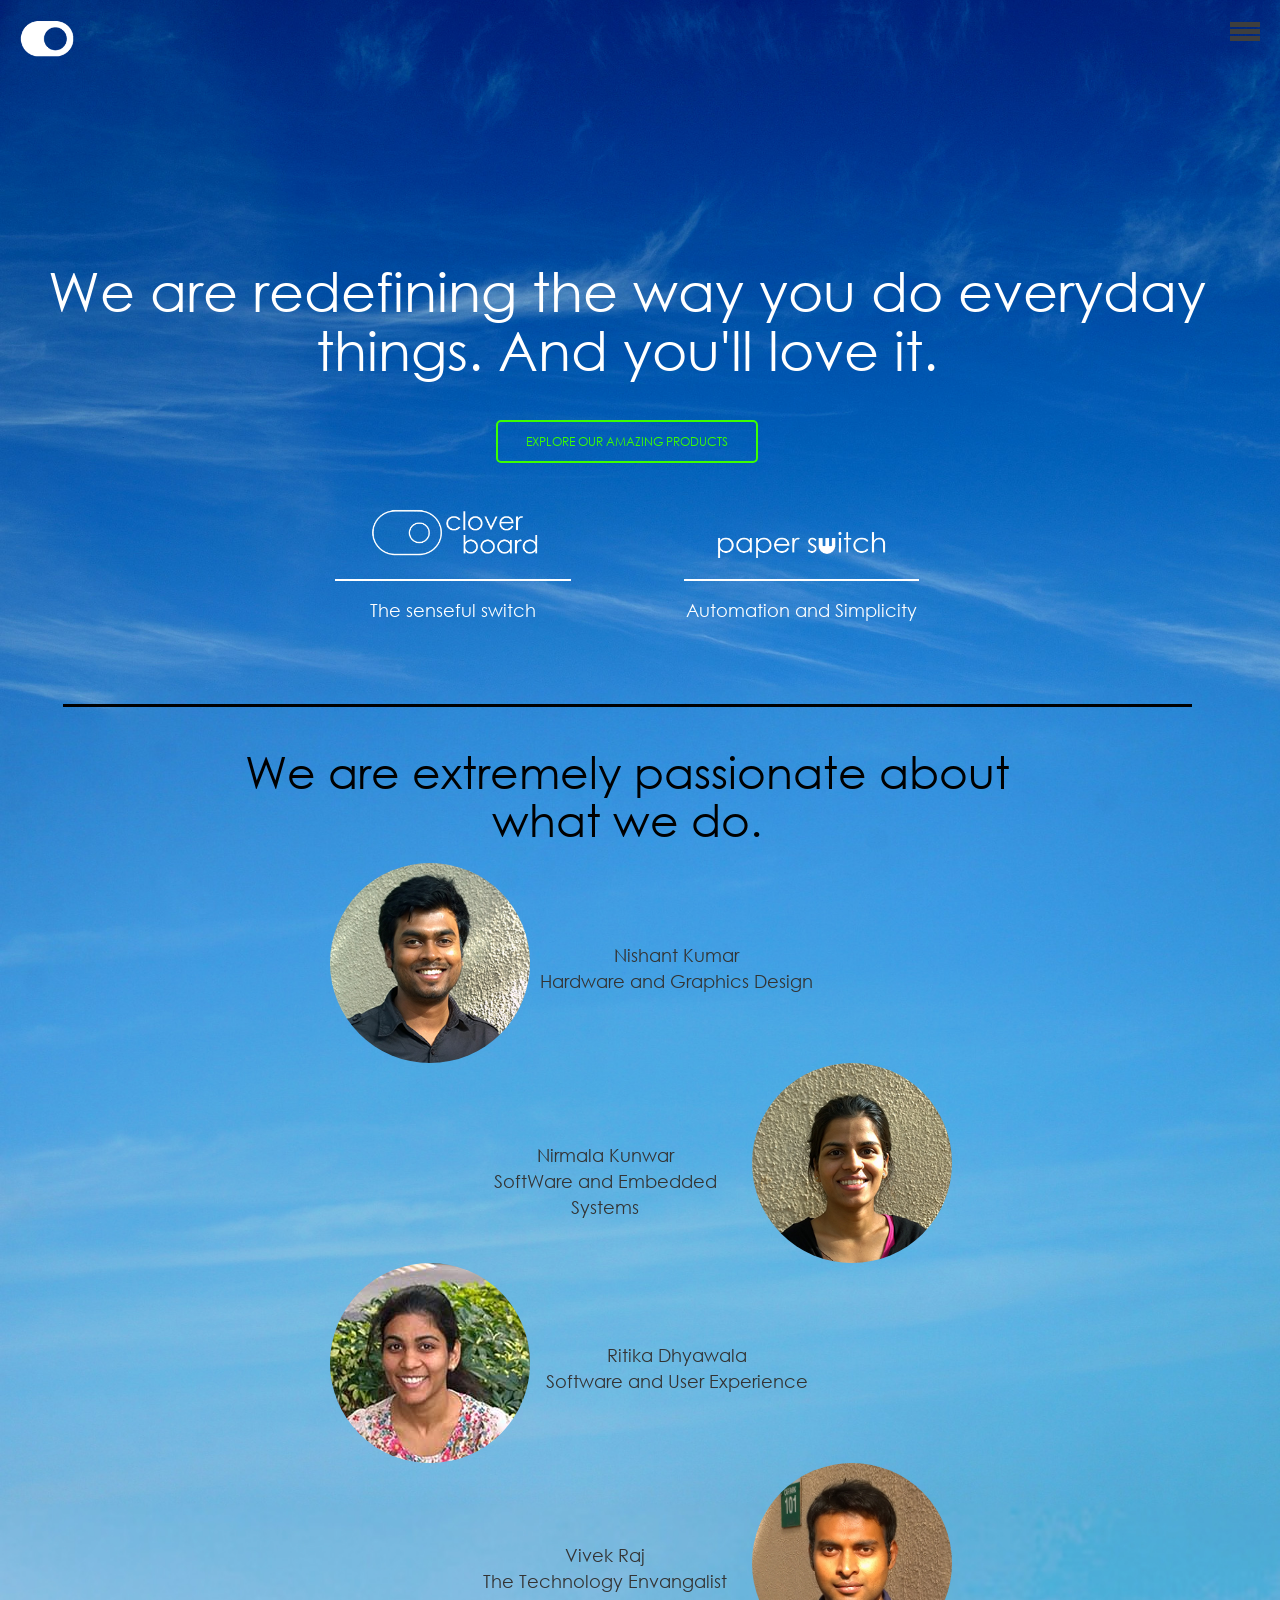
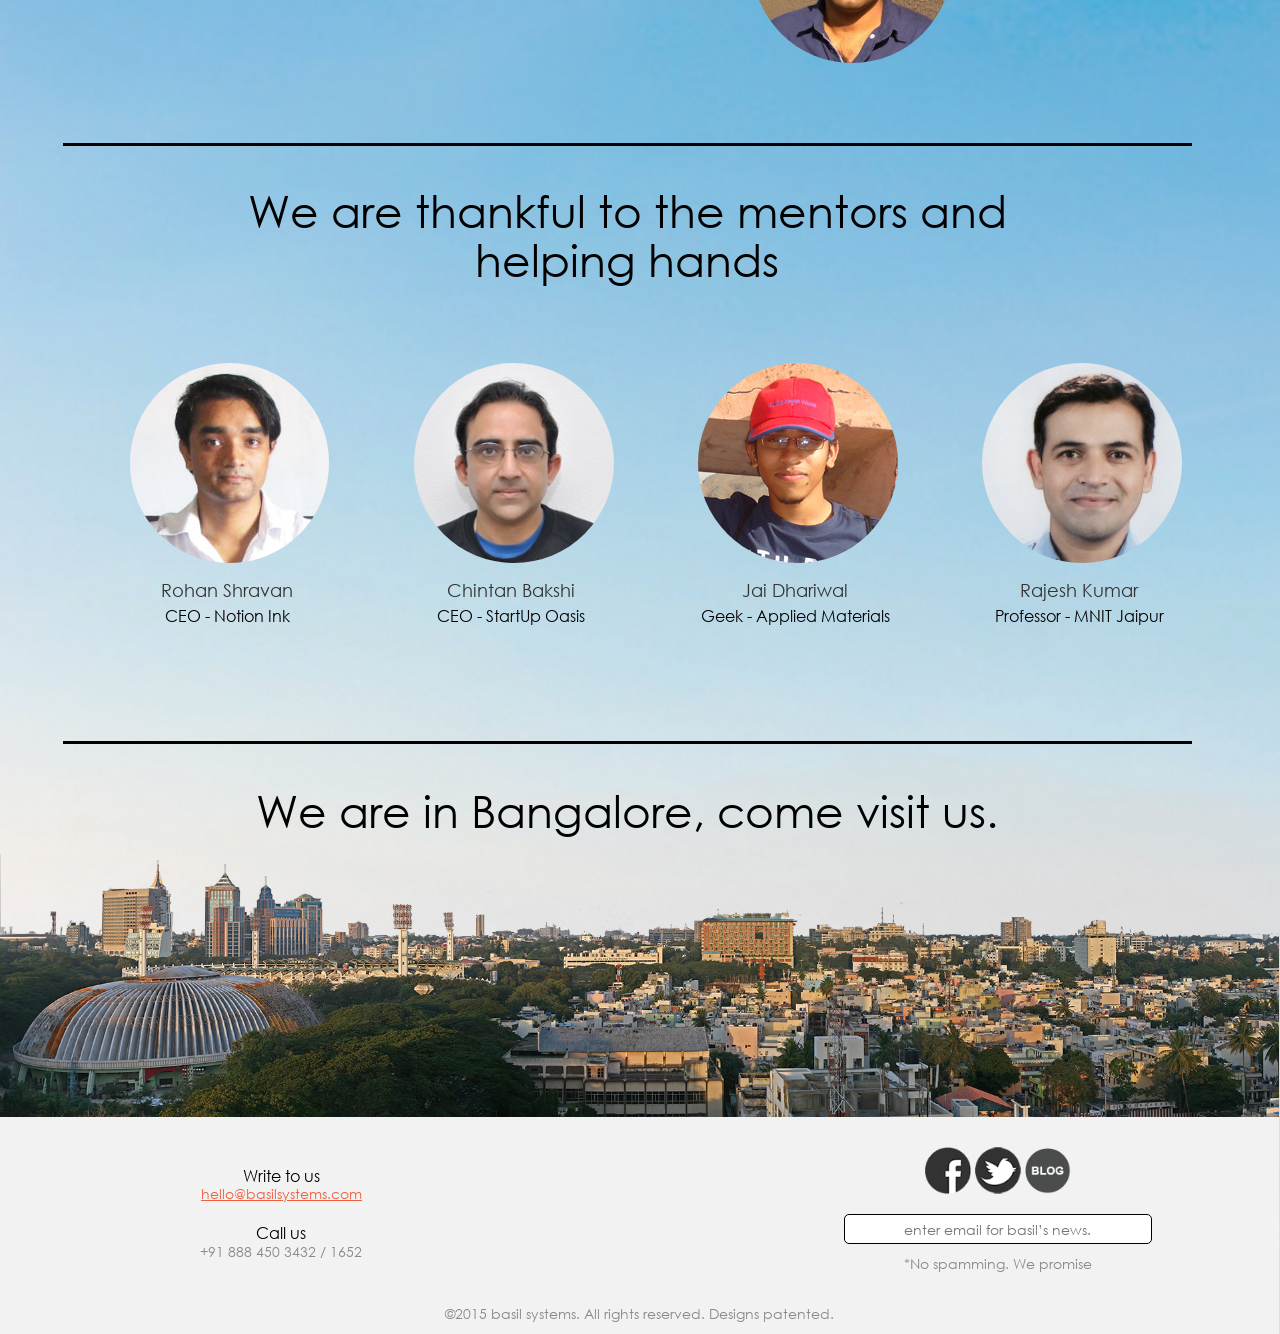
<file: index.html>
<!DOCTYPE html>
<html lang="en">

<head>

    <meta charset="utf-8">
    <meta http-equiv="X-UA-Compatible" content="IE=edge">
    <meta name="viewport" content="width=device-width, initial-scale=1">
    <meta name="description" content="">
    <meta name="author" content="">

    <title>Basil Systems</title>

    <!-- Bootstrap Core CSS -->
    <link rel="stylesheet" href="css/bootstrap.min.css" type="text/css">

    <!-- Custom Fonts -->
    <link href='http://fonts.googleapis.com/css?family=Open+Sans:300italic,400italic,600italic,700italic,800italic,400,300,600,700,800'
          rel='stylesheet' type='text/css'>
    <link href='http://fonts.googleapis.com/css?family=Merriweather:400,300,300italic,400italic,700,700italic,900,900italic'
          rel='stylesheet' type='text/css'>
    <link rel="stylesheet" href="font-awesome/css/font-awesome.min.css" type="text/css">

    <!-- Plugin CSS -->
    <link rel="stylesheet" href="css/animate.min.css" type="text/css">

    <!-- Custom CSS -->
    <link rel="stylesheet" href="css/basilsystems.css" type="text/css">

    <!-- HTML5 Shim and Respond.js IE8 support of HTML5 elements and media queries -->
    <!-- WARNING: Respond.js doesn't work if you view the page via file:// -->
    <!--[if lt IE 9]>
    <script src="https://oss.maxcdn.com/libs/html5shiv/3.7.0/html5shiv.js"></script>
    <script src="https://oss.maxcdn.com/libs/respond.js/1.4.2/respond.min.js"></script>
    <![endif]-->
<style>
.aa:hover{

  font-weight:600;
}

.aa{
transition:0.5s;
 
}

@media screen and (max-width: 480px) {
.modal_social{

	margin-top: 35px;
margin-left: 50px;
}


.center1{
width: 100%;
margin: 0 auto;
}
.testimonials ul.testi_boxs li{

    margin-left:12%;
}
    .teamres1{
        display:none;
    }
    .teamres2{
        display:block;
    }
    .margins{
margin:20px auto;
}
.margins1{
margin:0 auto;
}
    .team {
    width: 60%;
}
    .teamtext{
        transition:0.5s;
    padding-top: 20px;
    font-size: 18px;
    margin-left: 0px;
}
.teamtext1 {
    padding-top: 20px;
    font-size: 18px;
    margin-left: 0px;
}
    .icon {
     float: none; 
    width: 100%;
}
    .contact {
    float: none;
    margin-right: 0px;
    width: 100%;
}
    
   .switches{

    font-size:24px;
   }
.title1{

    font-size:24px;
    }
    .title2{

    font-size:24px;
    }
    .mod_email{
height: 50px;
padding-top: 45px;
margin-left: 15px;
padding-bottom: 10px;

}
   
}
@media screen and (min-width: 481px) {

 .mod_email{
height:50px;padding-top: 45px;margin-left: 267px;

}
    
	.modal_social{

	margin-top: 35px;

}
 .switch_left{

            position: relative;
    left: 40px;
    }
    .switch_right{

            position: relative;
    left: -40px;
    }
    .margin_switch{
    margin-top: 30px;
}
.center1{
width: 100%;
margin: 0 auto;
}
    .testimonials ul.testi_boxs li{

    margin-left:90px;
}
    .teamres1{
        display:block;
    }
.teamres2{
        display:none;
    }

    .margins{
margin-left:23%;
}
.margins1{
margin-left:37%;
}
    .team {
    width: 45%;
}
    .teamtext{
    padding-top: 80px;
    font-size: 18px;
    margin-left: -35px;
}
.teamtext1{
    padding-top: 80px;
    font-size: 18px;
    margin-right: -35px;
}
    .contact {
    float: left;
    margin-right: 35px;
    width: 30%;
}
    
 .switches{

    font-size:18px;
   }
.title1{
    font-size:54px;
        
    }
    .title2{

    font-size:44px;
    }
}



.team_img{
    width:200px;
    border-radius:150px;
cursor:pointer;
}
    

</style>
    <script type="text/javascript">
        function show_biodata(data_id) {
            document.getElementById(data_id).style.display = "block";
        }

        function hide_biodata(data_id) {
            document.getElementById(data_id).style.display = "none"; 
        }
    </script>

</head>

<body id="page-top">
<div style="position: fixed; top: 0px; width: 250px; max-width: 100%; height: 100%; overflow-y: auto; transition: all 0.5s ease 0s; z-index: 98; right: -250px;"
     class="slidx-menu">
    <ul class="list-unstyled">
        <li><a href="#"><H2>Basil Systems</H2></a>
        </li>
        <li><a href="#wrapper"> Home</a>
        </li>
        <li><a href="#who_we_are"> Who we are</a>
        </li>
        <li><a href="#mentors"> Mentors</a>
        </li>
        <li><a href="#location"> Contact</a>
        </li>
    </ul>
</div>

<!-- Side Menu Button -->
<div id="wrapper">
    <div class="logo">
        <a href="#"></a>
    </div>
    <div class="container-fluid">
        <a style="position: fixed; top: 0px; transition: all 0.5s ease 0s; z-index: 97; right: 0px;" id="slidx-button">
            <img src="img/triger.png"/>
        </a>
    </div>
</div>
<section id="home_section" style="position:relative">
    <img src="img/top_background.jpg" style="width : 100%"/>
    <!--<header>-->
    <div class="header-content">
        <div class="header-content-inner">
            <h2 class="title1">We are redefining the way you do everyday things. And you'll love it.</h2>

        </div>
        <p class="btn1">EXPLORE OUR AMAZING PRODUCTS</p>

        <div class="row margin_switch">

            <div class="col-lg-4 col-lg-offset-2 text-center switch_left ">
                <a href="cloverboard">
                    <img id="clover" src="newimage/CBbw.png" style="width : 40%"/>
                </a>
                <hr class="primary">
                <h2 class="switches ">The senseful switch</h2>
            </div>
            <div class="col-lg-4 text-center text-top switch_right">
                <a href="paperswitch">
                    <img id="paper" src="newimage/PSbw.png" style="width : 40%"/>
                </a>
                <hr class="primary">
                <h2 class="switches ">Automation and Simplicity</h2>
            </div>
        </div>




    <section class="testimonials" id="who_we_are">
        <hr class="black_line">
        <div class="header-content-inner " style="margin-bottom: 80px;">
           <div class="home_tag2"> <h2 class="title2"style="color:#000000;font-weight: 100;">We are extremely passionate about what we do.</h2></div>
           
<div class="teamres1">
            <div class="row team margins">

            <div class="col-sm-6"><img  id="nis" class="team_img" src="img\team\nishant.jpg" data-toggle="modal" data-target="#nis1"></div>

<div class="col-sm-6 teamtext"><span class="aa">Nishant Kumar <br>Hardware and Graphics Design</span></div>
        </div>
         <div class="row team margins1">

            <div class="col-sm-6 teamtext1"><span class="aa">Nirmala Kunwar <br>SoftWare and Embedded Systems</span></div>
           

<div class="col-sm-6"><img class="team_img" src="img\team\nirmala103.jpg" id="nir"data-toggle="modal" data-target="#nir1"></div>
        </div>
         <div class="row team margins">

            <div class="col-sm-6"><img class="team_img" src="img\team\Ritika5.jpg" id="rit"data-toggle="modal" data-target="#rit1"></div>

<div class="col-sm-6 teamtext"><span class="aa">Ritika Dhyawala <br>Software and User Experience</span></div>
        </div>
         <div class="row team margins1">

            <div class="col-sm-6 teamtext1"><span class="aa">Vivek Raj <br>The Technology Envangalist</span></div>
           

<div class="col-sm-6"><img class="team_img" src="img\team\vivek.jpg" id="viv"data-toggle="modal" data-target="#viv1"></div>
        </div>
      
</div>

<!-- for mobile -->
<div class="teamres2">
            <div class="row team margins">

            <div class="col-sm-6"><img  id="nis" class="team_img" src="img\team\nishant.jpg" data-toggle="modal" data-target="#nis1"></div>

<div class="col-sm-6 teamtext">Nishant Kumar <br>Hardware and Graphics Design</div>
        </div>
         <div class="row team margins1">
         <div class="col-sm-6"><img class="team_img" src="img\team\nirmala103.jpg" data-toggle="modal" data-target="#nir1"></div>

            <div class="col-sm-6 teamtext1">Nirmala Kunwar <br>SoftWare and Embedded Systems</div>
           


        </div>
         <div class="row team margins">

            <div class="col-sm-6"><img class="team_img" src="img\team\Ritika5.jpg" data-toggle="modal" data-target="#rit1"></div>

<div class="col-sm-6 teamtext">Ritika Dhyawala <br>Software and User Experience</div>
        </div>
         <div class="row team margins1">
<div class="col-sm-6"><img class="team_img" src="img\team\vivek.jpg" data-toggle="modal" data-target="#viv1"></div>
            <div class="col-sm-6 teamtext1">Vivek Raj <br>The Technology Envangalist</div>
           


        </div>
      
</div>
           </section>
    <hr class="black_line" style="margin-top:0%;">

    <section class="testimonials" id="mentors">
        <div class="header-content-inner ">
            <div class="home_tag2"> <h2 class="title2"style="color:#000000;font-weight: 100;">We are thankful to the mentors and helping hands</h2></div>
 <ul class="testi_boxs">
            <li>
                <img class="avatar" src="img/team/Rohan1.jpg" alt=""  id="roh"data-toggle="modal" data-target="#roh1"/>

               <div class="mentor_tag"> <div class="name"><h4>Rohan Shravan</h4></div>

                <p itemprop="jobTitle" style="color:#000000;">CEO - Notion Ink</p>
</div>

            </li>
            <li>
                <img class="avatar" src="img/team/chintan.jpg" alt="" id="chi"data-toggle="modal" data-target="#chi1"/>

              <div class="mentor_tag">  <div class="name"><h4>Chintan Bakshi</h4></div>

                <p itemprop="jobTitle" style="color:#000000;">CEO - StartUp Oasis</p>
</div>
                
            </li>
            <li>
                <img class="avatar" src="img/team/jai.jpg" alt="" id="jai"data-toggle="modal" data-target="#jai1"/>

               <div class="mentor_tag">  <div class="name"><h4>Jai Dhariwal</h4></div>

                <p itemprop="jobTitle" style="color:#000000;">Geek - Applied Materials</p></div>

                  </li>
                   <li>
                <img class="avatar" src="img/team/rajesh_kumar.jpg" alt="" id="kus" data-toggle="modal" data-target="#kus1"/>

                <div class="mentor_tag"> <div class="name"><h4>Rajesh Kumar</h4></div>

                <p itemprop="jobTitle" style="color:#000000;">Professor - MNIT Jaipur</p></div>

                  </li>
        </ul>

        </div>

    </section>


<section id="location" style="position:relative;">
 <hr class="black_line" >
    <img src="img/bottom_background.png" style="width : 102%; margin-top:70px">
 
    <div class="home_tag2" style="margin-top:2%;"> <h2 class="title2" style="color:#000000;font-weight: 100;">We are in Bangalore, come visit us.</h2></div>

</section>

        <div id="footer">
            <div class="f-container">
                <div class="contact">
                    <h3>Write to us</h3>
                    <a href="#">hello@basilsystems.com</a>

                    <h3>Call us</h3>

                    <p>+91 888 450 3432 / 1652</p>
                </div>
                <div class="icon">
                    <a href="https://www.facebook.com/pages/CloverBoard/3289123977816368?ref=settings"><img
                          class="fb1" style="width:46px;" src="newimage/icons/fb.png">
                    </a>
                    <a href="https://twitter.com/Basil_Systems"><img class="twitter1" style="width:46px;" src="newimage/icons/twitter.png">
                    </a>
                    <a href=""><img id="blog1"  style="width:46px;"src="newimage/icons/blog.png">
                    </a>
                   

                    <form name="form" method="post" action="#">
                        <input type="text" placeholder="enter email for basil’s news." name="subscribe_email">
                        <input type="submit" hidden="true"/>
                    </form>
                    <p>*No spamming. We promise</p>
                </div>
                <div class="copyright">
                    <p>©2015 basil systems. All rights reserved. Designs patented.</p>
                </div>
            </div>
        </div>

         

</div>
</section>

<!-- Modal -->
  <div class="modal fade" id="nis1" role="dialog" aria-labelledby="myLargeModalLabel">
    <div class="modal-dialog">
    
      <!-- Modal content-->
      <div class="modal-content center1" style="text-align:center;padding: 40px;">
        
          
          
        
        <div class="modal-body" style="font-size: 1.2em;">
<button type="button" class="close" data-dismiss="modal">&times;</button>
 <h4 class="modal-title" style="font-size: 1.6em;">Kumar Nishant</h4>
          <p style="margin-top: 8px;font-size: 18px;">Hardware and graphics design<p></p>Nishant is a metallurgical and materials engineering 

graduate from NIT, Jaipur. He discovered his niche for design early and has been designing robots for 5 

years.A "perfectionist" at core and an awesome CAD and graphics designer. He maintains a 'no 

compromise' policy on product's simplicity and usability.</p>
<div style="float:left"><p class="modal_social">    <a href="https://www.facebook.com/knishant.nit"><img
                          class="fb1"  style="width: 43px;" src="newimage/icons/fb.png">
                    </a>
                    <a href="https://twitter.com/knishantnit"><img class="twitter1" style="width: 43px;"src="newimage/icons/twitter.png">
                    </a>
                   
                    <a href="https://in.linkedin.com/pub/kumar-nishant/4b/ab4/564"><img class="linked1"  style="width: 43px;" src="newimage/icons/linkedin.png">
                    </a>
</p>
</div><p class="mod_email">nishant@basilsystems.com</p>
        </div>
       
      </div>
      
    </div>
  </div>

<div class="modal fade" id="nir1" role="dialog" aria-labelledby="myLargeModalLabel">
    <div class="modal-dialog">
    
      <!-- Modal content-->
      <div class="modal-content center1" style="text-align:center;padding: 40px;">
        
          
          
        
        <div class="modal-body" style="font-size: 1.2em;">
<button type="button" class="close" data-dismiss="modal">&times;</button>
 <h4 class="modal-title" style="font-size: 1.6em;">Nirmala Kunwar</h4>
          <p style="margin-top: 8px;font-size: 18px;"><p>Software and Embedded systems</p>Nirmala is an Electrical engineer from NIT, Jaipur. She has been working on embedded system for long

and brings onboard her expertise from robotics and 2 years of experience in TATA power. 

She has awesome problem solving skills; No wonder her algorithm won their team the best algorithm 

award in annual robotics competition in DRDO followed by best line seeking algorithm in Lockheed 

Martin Virginia. 

A deadly combination of "silence & mischief", she leaves no stone unturned ensuring every measure 

that can be taken to ensure the electrical safety of the product.</p>
<div style="float:left"><p class="modal_social">    <a href="https://www.facebook.com/nirmalaranawat"><img
                          class="fb1"  style="width: 43px;" src="newimage/icons/fb.png">
                    </a>
                    <a href="https://twitter.com/nranawat"><img class="twitter1" style="width: 43px;"src="newimage/icons/twitter.png">
                    </a>
                   
                    <a href="https://in.linkedin.com/pub/nirmala-kunwar-ranawat/27/8aa/256"><img class="linked1"  style="width: 43px;" src="newimage/icons/linkedin.png">
                    </a>
</p>
</div><p class="mod_email">nirmala@basilsystems.com</p>
        </div>
       
      </div>
      
    </div>
  </div>
<div class="modal fade" id="rit1" role="dialog" aria-labelledby="myLargeModalLabel">
    <div class="modal-dialog">
    
      <!-- Modal content-->
      <div class="modal-content center1" style="text-align:center;padding: 40px;">
        <div class="modal-body" style="font-size: 1.2em;">
<button type="button" class="close" data-dismiss="modal">&times;</button>
 <h4 class="modal-title" style="font-size: 1.6em;">Ritika Dhyawala</h4>
          <p style="margin-top: 8px;font-size: 18px;"><p>Software and User Experience.</p>A passionate software designer with 'minimum lines of code' mantra for life. When not piercing her 

stare into laptop screen "the chatter box" handles the marketing part of product. Being from a business 

family, Ritika brings her insight of building and running a business. 

An ex-SAP Employee, she is a pro in fixing problems on the spot and has won us two highly competitive 

Hackathons.</p>
<div style="float:left"><p class="modal_social">    <a href="https://www.facebook.com/ritikadhyawala"><img
                          class="fb1"  style="width: 43px;" src="newimage/icons/fb.png">
                    </a>
                    <a href="https://twitter.com/ritikadhyawala"><img class="twitter1" style="width: 43px;"src="newimage/icons/twitter.png">
                    </a>
                   
                    <a href="https://in.linkedin.com/pub/ritika-dhyawala/1b/37/a5a"><img class="linked1"  style="width: 43px;" src="newimage/icons/linkedin.png">
                    </a>
</p>
</div><p class="mod_email">ritika@basilsystems.com</p>
        </div>
       
      </div>
      
    </div>
  </div>

<div class="modal fade" id="viv1" role="dialog" aria-labelledby="myLargeModalLabel">
    <div class="modal-dialog">
    
      <!-- Modal content-->
      <div class="modal-content center1" style="text-align:center;padding: 40px;">
        <div class="modal-body" style="font-size: 1.2em;">
<button type="button" class="close" data-dismiss="modal">&times;</button>
 <h4 class="modal-title" style="font-size: 1.6em;">Vivek Raj</h4>
          <p style="margin-top: 8px;font-size: 18px;"><p>Vivek is fundamentally a scientist with business instincts. He graduated from IIT Kharagpur with dual degrees. 

Having been around the world, working with some renowned research organisations, MNCs and a start-up, he 

has a massive network of technocrats, scientists, investors and businessmen. Always having been a gadget 

freak, is naturally well-versed with all the cutting edge research, latest developments and the constantly 

evolving market trends.</p>
<div style="float:left"><p class="modal_social">    <a href="https://www.facebook.com/vivekrajiitkgp"><img
                          class="fb1"  style="width: 43px;" src="newimage/icons/fb.png">
                    </a>
                    <a href="https://twitter.com/Basil_Systems"><img class="twitter1" style="width: 43px;"src="newimage/icons/twitter.png">
                    </a>
                   
                    <a href="https://www.linkedin.com/in/vivekrajiitkgp"><img class="linked1"  style="width: 43px;" src="newimage/icons/linkedin.png">
                    </a>
</p>
</div><p class="mod_email">vivek@basilsystems.com</p>
        </div>
       
      </div>
      
    </div>
  </div>


<div class="modal fade" id="chi1" role="dialog" aria-labelledby="myLargeModalLabel">
    <div class="modal-dialog">
    
      <!-- Modal content-->
      <div class="modal-content center1" style="text-align:center;padding: 40px;">
        <div class="modal-body" style="font-size: 1.2em;">
<button type="button" class="close" data-dismiss="modal">&times;</button>
 <h4 class="modal-title" style="font-size: 1.6em;">Chintan Bakshi</h4>
          <p style="margin-top: 8px;font-size: 18px;"><p>Chintan Bakshi, Chief Operating Officer (COO) of Startup Oasis, brings a unique experience of managing new ventures and tech start-up companies. He has been an advisor for a year</p>

        </div>
       
      </div>
      
    </div>
  </div>
<div class="modal fade" id="jai1" role="dialog" aria-labelledby="myLargeModalLabel">
    <div class="modal-dialog">
    
      <!-- Modal content-->
      <div class="modal-content center1" style="text-align:center;padding: 40px;">
        <div class="modal-body" style="font-size: 1.2em;">
<button type="button" class="close" data-dismiss="modal">&times;</button>
 <h4 class="modal-title" style="font-size: 1.6em;">Jai Dhariwal</h4>
          <p style="margin-top: 8px;font-size: 18px;"><p>Jai is a computer graduate from MNIT, Jaipur. He is a geek that know something about every technology and has been helping us since day one.</p>

        </div>
       
      </div>
      
    </div>
  </div>



<div class="modal fade" id="roh1" role="dialog" aria-labelledby="myLargeModalLabel">
    <div class="modal-dialog">
    
      <!-- Modal content-->
      <div class="modal-content center1" style="text-align:center;padding: 40px;">
        <div class="modal-body" style="font-size: 1.2em;">
<button type="button" class="close" data-dismiss="modal">&times;</button>
 <h4 class="modal-title" style="font-size: 1.6em;">Rohan Shravan</h4>
          <p style="margin-top: 8px;font-size: 18px;"><p>In 2010 Rohan launched his tablet Adam, the first Android device marketed to contain Pixel Qi's low-power and dual-mode display, the technologies much ahead of its time. It quickly became a huge crowd-funding success. He has never stopped ever since. A visionary, he has unparalleled knowledge across hardware and software industries.</p>

        </div>
       
      </div>
      
    </div>
  </div>



<div class="modal fade" id="kus1" role="dialog" aria-labelledby="myLargeModalLabel">
    <div class="modal-dialog">
    
      <!-- Modal content-->
      <div class="modal-content center1" style="text-align:center;padding: 40px;">
        <div class="modal-body" style="font-size: 1.2em;">
<button type="button" class="close" data-dismiss="modal">&times;</button>
 <h4 class="modal-title" style="font-size: 1.6em;">Rajesh Kumar</h4>
          <p style="margin-top: 8px;font-size: 18px;"><p>Rajesh Kumar is a Professor in MNIT Jaipur. Extremely passionate about Robotics.</p>

        </div>
       
      </div>
      
    </div>
  </div>



<!-- jQuery -->
<script src="js/jquery.js"></script>

<script>
            $('document').ready(function ()
        {
            $(function ()
            {
                $("#clover")
                    .mouseover(function ()
                    {
                        var src ="newimage/CBcolor.png";
                        $(this).attr("src", src);
                    })
                    .mouseout(function ()
                    {
                        var src = "newimage/CBbw.png";
                        $(this).attr("src", src);
                    });
            });
        });
</script>
<script>
            $('document').ready(function ()
        {
            $(function ()
            {
                $("#paper")
                    .mouseover(function ()
                    {
                        var src ="newimage/PScolor.png";
                        $(this).attr("src", src);
                    })
                    .mouseout(function ()
                    {
                        var src = "newimage/PSbw.png";
                        $(this).attr("src", src);
                    });
            });
        });
</script>

<script>
            $('document').ready(function ()
        {
            $(function ()
            {
                $("#nis")
                    .mouseover(function ()
                    {
                        var src ="img/team/nishant_hover1.jpg";
                        $(this).fadeIn(1000).attr("src", src);
                    })
                    .mouseout(function ()
                    {
                        var src = "img/team/nishant.jpg";
                        $(this).attr("src", src);
                    });
            });
        });
</script>

<script>
            $('document').ready(function ()
        {
            $(function ()
            {
                $("#nir")
                    .mouseover(function ()
                    {
                        var src ="img/team/nirmalahover.jpg";
                        $(this).fadeIn(1000).attr("src", src);
                    })
                    .mouseout(function ()
                    {
                        var src = "img/team/nirmala103.jpg";
                        $(this).attr("src", src);
                    });
            });
        });
</script>
<script>
            $('document').ready(function ()
        {
            $(function ()
            {
                $("#rit")
                    .mouseover(function ()
                    {
                        var src ="img/team/ritikahover1.jpg";
                        $(this).fadeIn(1000).attr("src", src);
                    })
                    .mouseout(function ()
                    {
                        var src = "img/team/Ritika5.jpg";
                        $(this).attr("src", src);
                    });
            });
        });
</script>

<script>
            $('document').ready(function ()
        {
            $(function ()
            {
                $("#viv")
                    .mouseover(function ()
                    {
                        var src ="img/team/vivek_hover1.jpg";
                        $(this).fadeIn(1000).attr("src", src);
                    })
                    .mouseout(function ()
                    {
                        var src = "img/team/vivek.jpg";
                        $(this).attr("src", src);
                    });
            });
        });
</script>

<script>
            $('document').ready(function ()
        {
            $(function ()
            {
                $("#roh")
                    .mouseover(function ()
                    {
                        var src ="img/team/rohan_hover1.jpg";
                        $(this).fadeIn(1000).attr("src", src);
                    })
                    .mouseout(function ()
                    {
                        var src = "img/team/Rohan1.jpg";
                        $(this).attr("src", src);
                    });
            });
        });
</script>

<script>
            $('document').ready(function ()
        {
            $(function ()
            {
                $("#chi")
                    .mouseover(function ()
                    {
                        var src ="img/team/Chintan_hover3.jpg";
                        $(this).fadeIn(1000).attr("src", src);
                    })
                    .mouseout(function ()
                    {
                        var src = "img/team/chintan.jpg";
                        $(this).attr("src", src);
                    });
            });
        });
</script>


<script>
            $('document').ready(function ()
        {
            $(function ()
            {
                $("#kus")
                    .mouseover(function ()
                    {
                        var src ="img/team/rajesh_hover.jpg";
                        $(this).fadeIn(1000).attr("src", src);
                    })
                    .mouseout(function ()
                    {
                        var src = "img/team/rajesh_kumar.jpg";
                        $(this).attr("src", src);
                    });
            });
        });
</script>


<script>
            $('document').ready(function ()
        {
            $(function ()
            {
                $("#jai")
                    .mouseover(function ()
                    {
                        var src ="img/team/Jai_hover1.jpg";
                        $(this).fadeIn(1000).attr("src", src);
                    })
                    .mouseout(function ()
                    {
                        var src = "img/team/jai.jpg";
                        $(this).attr("src", src);
                    });
            });
        });
</script>
<script>
            $('document').ready(function ()
        {
            $(function ()
            {
                $(".fb1")
                    .mouseover(function ()
                    {
                        var src ="newimage/icons/fbhover.png";
                        $(this).attr("src", src);
                    })
                    .mouseout(function ()
                    {
                        var src = "newimage/icons/fb.png";
                        $(this).attr("src", src);
                    });
            });
        });
</script>

<script>
            $('document').ready(function ()
        {
            $(function ()
            {
                $(".twitter1")
                    .mouseover(function ()
                    {
                        var src ="newimage/icons/twitterhover.png";
                        $(this).attr("src", src);
                    })
                    .mouseout(function ()
                    {
                        var src = "newimage/icons/twitter.png";
                        $(this).attr("src", src);
                    });
            });
        });
</script>
<script>
            $('document').ready(function ()
        {
            $(function ()
            {
                $("#blog1")
                    .mouseover(function ()
                    {
                        var src ="newimage/icons/bloghover.png";
                        $(this).attr("src", src);
                    })
                    .mouseout(function ()
                    {
                        var src = "newimage/icons/blog.png";
                        $(this).attr("src", src);
                    });
            });
        });
</script>
<script>
            $('document').ready(function ()
        {
            $(function ()
            {
                $(".linked1")
                    .mouseover(function ()
                    {
                        var src ="newimage/icons/linkedinhover.png";
                        $(this).attr("src", src);
                    })
                    .mouseout(function ()
                    {
                        var src = "newimage/icons/linkedin.png";
                        $(this).attr("src", src);
                    });
            });
        });
</script>


<!-- Bootstrap Core JavaScript -->
<script src="js/bootstrap.min.js"></script>

<!-- Plugin JavaScript -->
<script src="js/jquery.easing.min.js"></script>
<script src="js/jquery.fittext.js"></script>
<script src="js/wow.min.js"></script>

<!-- Custom Theme JavaScript -->
<script src="js/creative.js"></script>
<script type="text/javascript" src="js/slidx.js"></script>

</body>

</html>

<?php
    if(isset($_POST['subscribe_email'])) { //only do file operations when appropriate
        $a = $_POST['subscribe_email'];
        $myFile = "emails.txt";
        $fh = fopen($myFile, 'a') or die("can't open file");
        fwrite($fh, $a."\n");
        fclose($fh);
    }
?>
</file>
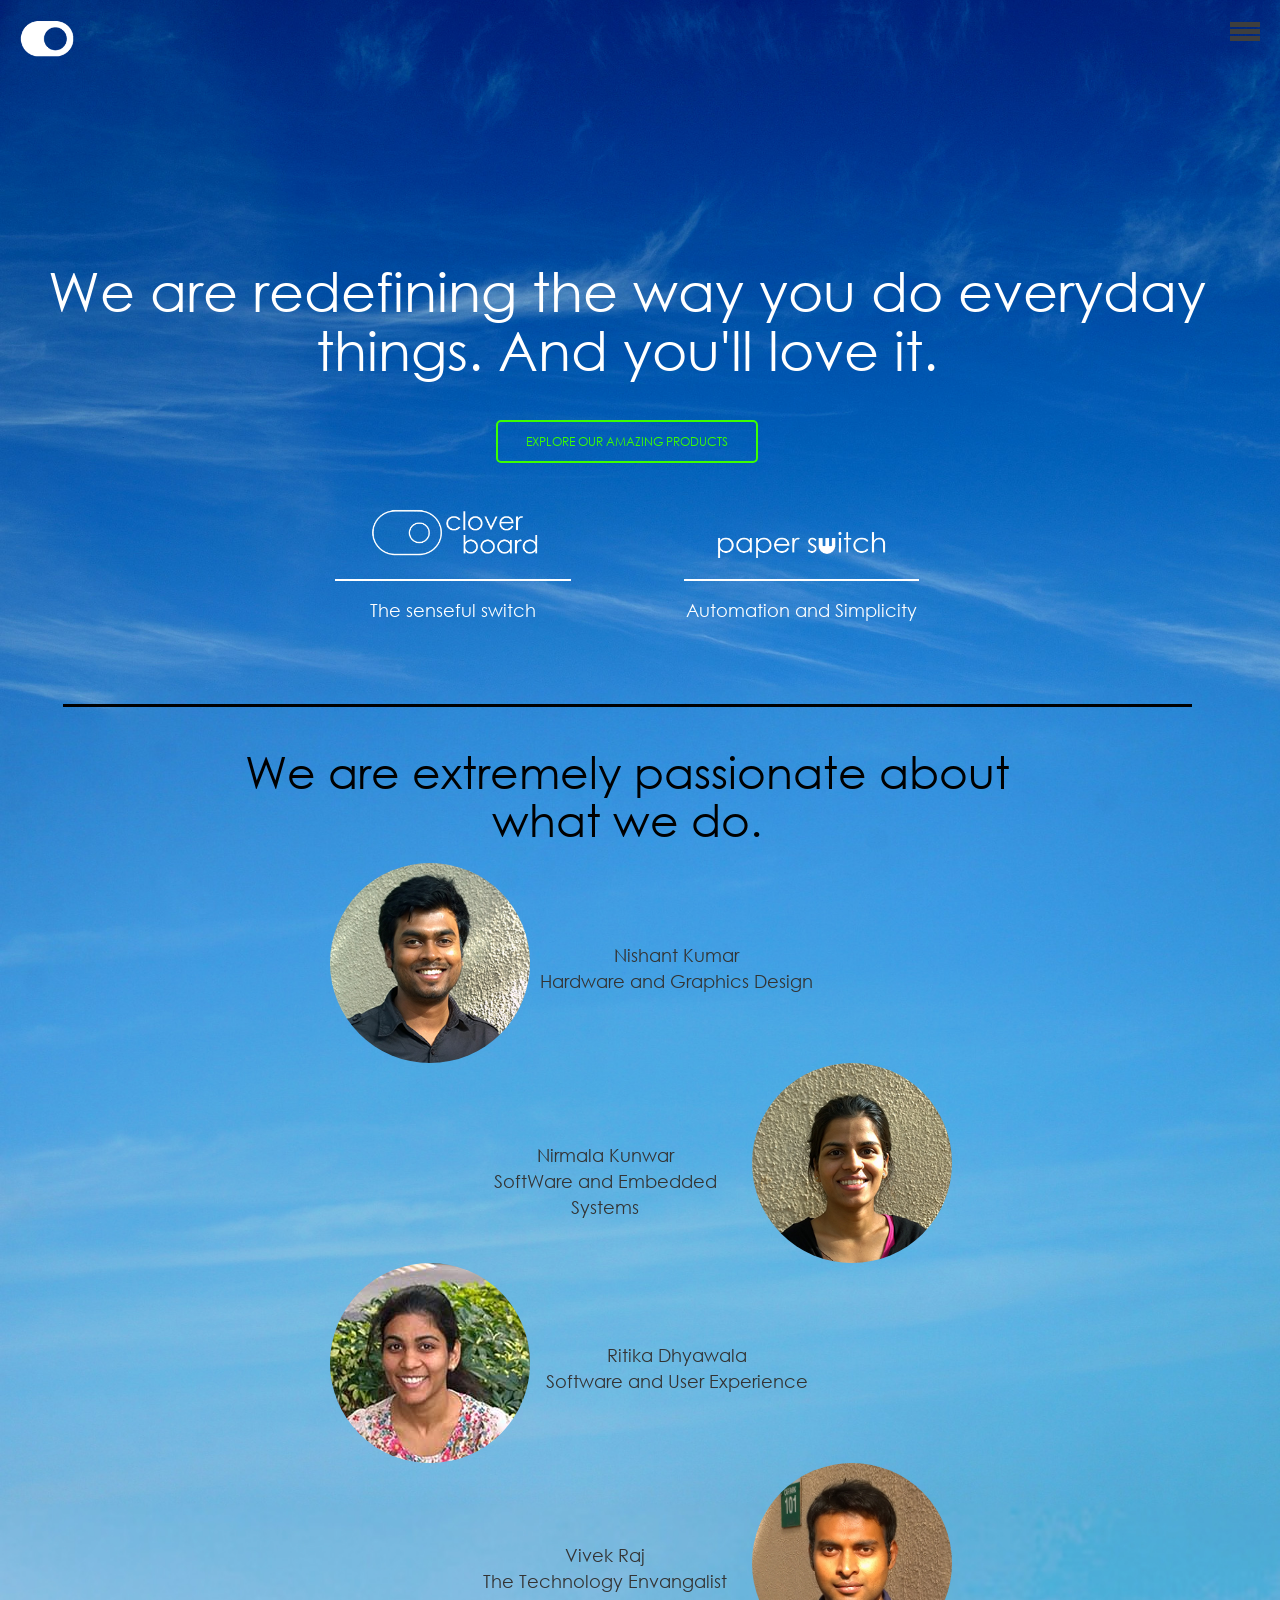
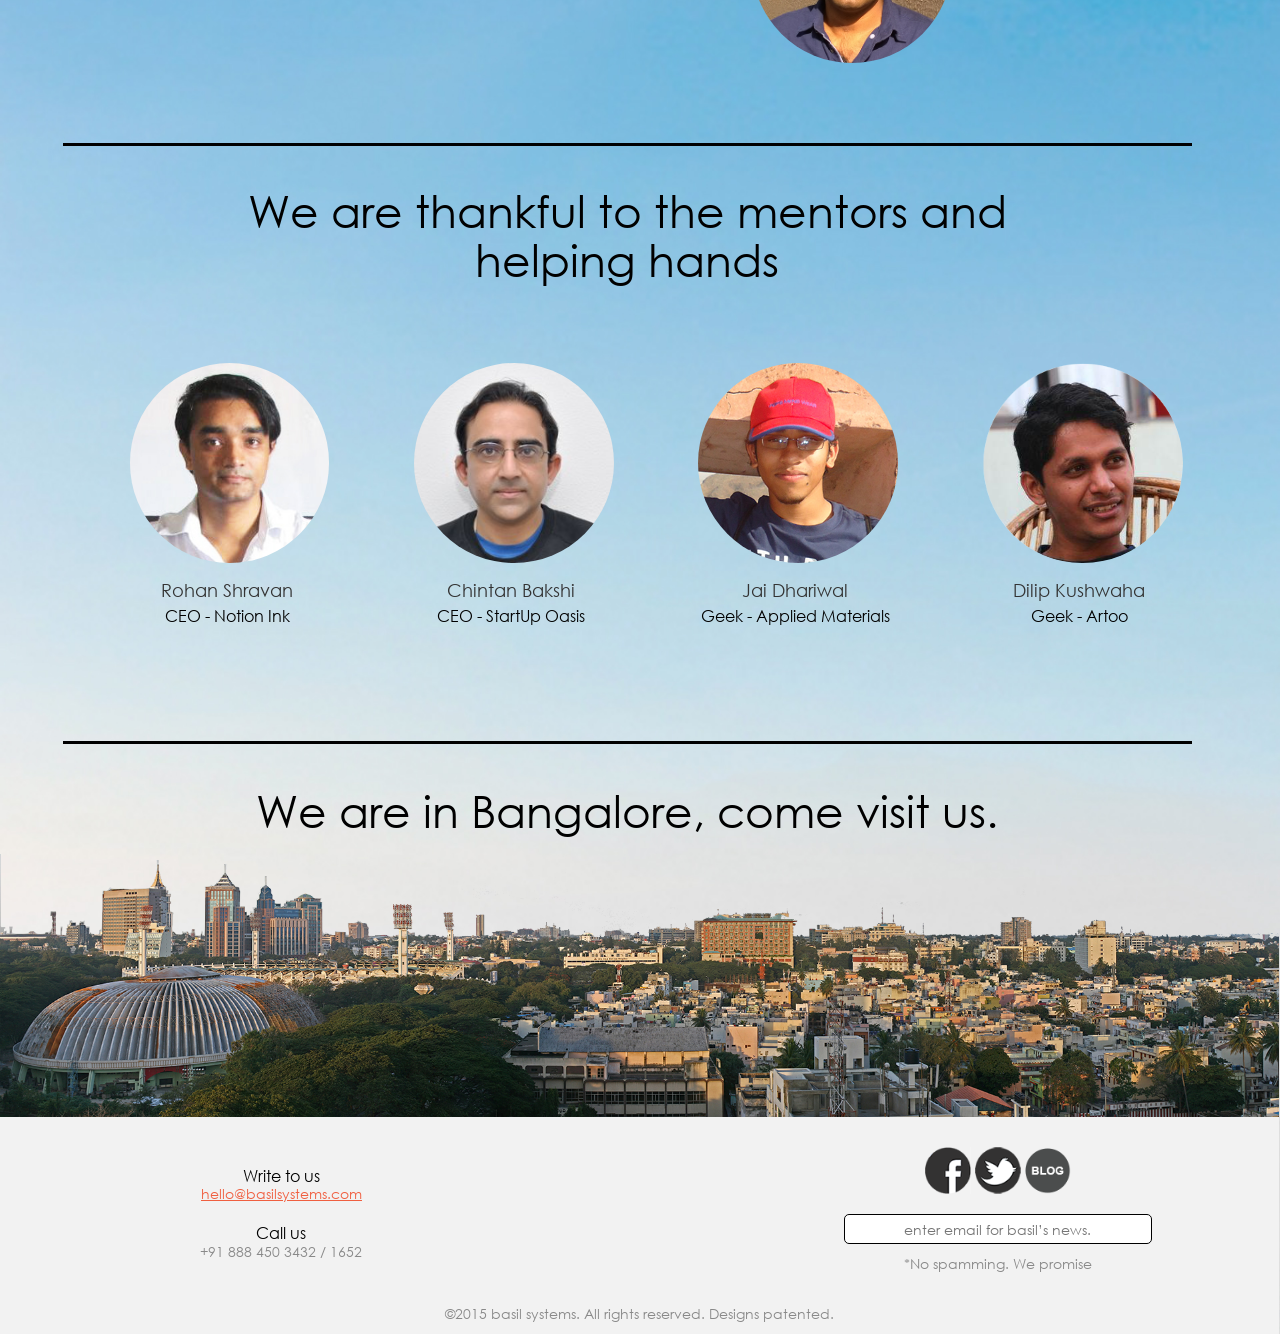
<file: home - Copy.html>
<!DOCTYPE html>
<html lang="en">

<head>

    <meta charset="utf-8">
    <meta http-equiv="X-UA-Compatible" content="IE=edge">
    <meta name="viewport" content="width=device-width, initial-scale=1">
    <meta name="description" content="">
    <meta name="author" content="">

    <title>Basil Systems</title>

    <!-- Bootstrap Core CSS -->
    <link rel="stylesheet" href="css/bootstrap.min.css" type="text/css">

    <!-- Custom Fonts -->
    <link href='http://fonts.googleapis.com/css?family=Open+Sans:300italic,400italic,600italic,700italic,800italic,400,300,600,700,800'
          rel='stylesheet' type='text/css'>
    <link href='http://fonts.googleapis.com/css?family=Merriweather:400,300,300italic,400italic,700,700italic,900,900italic'
          rel='stylesheet' type='text/css'>
    <link rel="stylesheet" href="font-awesome/css/font-awesome.min.css" type="text/css">

    <!-- Plugin CSS -->
    <link rel="stylesheet" href="css/animate.min.css" type="text/css">

    <!-- Custom CSS -->
    <link rel="stylesheet" href="css/basilsystems.css" type="text/css">

    <!-- HTML5 Shim and Respond.js IE8 support of HTML5 elements and media queries -->
    <!-- WARNING: Respond.js doesn't work if you view the page via file:// -->
    <!--[if lt IE 9]>
    <script src="https://oss.maxcdn.com/libs/html5shiv/3.7.0/html5shiv.js"></script>
    <script src="https://oss.maxcdn.com/libs/respond.js/1.4.2/respond.min.js"></script>
    <![endif]-->
<style>
.teamtext1 :hover{
  font-weight:600;
}
.teamtext :hover{
    
    font-weight:600;

}
@media screen and (max-width: 480px) {



.center1{
width: 100%;
margin: 0 auto;
}
.testimonials ul.testi_boxs li{

    margin-left:12%;
}
    .teamres1{
        display:none;
    }
    .teamres2{
        display:block;
    }
    .margins{
margin:20px auto;
}
.margins1{
margin:0 auto;
}
    .team {
    width: 60%;
}
    .teamtext{
        transition:0.5s;
    padding-top: 20px;
    font-size: 18px;
    margin-left: 0px;
}
.teamtext1 {
    padding-top: 20px;
    font-size: 18px;
    margin-left: 0px;
}
    .icon {
     float: none; 
    width: 100%;
}
    .contact {
    float: none;
    margin-right: 0px;
    width: 100%;
}
    
   .switches{

    font-size:24px;
   }
.title1{

    font-size:24px;
    }
    .title2{

    font-size:24px;
    }
    
}
@media screen and (min-width: 481px) {
 .switch_left{

            position: relative;
    left: 40px;
    }
    .switch_right{

            position: relative;
    left: -40px;
    }
    .margin_switch{
    margin-top: 30px;
}
.center1{
width: 100%;
margin: 0 auto;
}
    .testimonials ul.testi_boxs li{

    margin-left:90px;
}
    .teamres1{
        display:block;
    }
.teamres2{
        display:none;
    }

    .margins{
margin-left:23%;
}
.margins1{
margin-left:37%;
}
    .team {
    width: 45%;
}
    .teamtext{
    padding-top: 80px;
    font-size: 18px;
    margin-left: -35px;
}
.teamtext1{
    padding-top: 80px;
    font-size: 18px;
    margin-right: -35px;
}
    .contact {
    float: left;
    margin-right: 35px;
    width: 30%;
}
    
 .switches{

    font-size:18px;
   }
.title1{
    font-size:54px;
        
    }
    .title2{

    font-size:44px;
    }
}



.team_img{
    width:200px;
    border-radius:150px;
}
    

</style>
    <script type="text/javascript">
        function show_biodata(data_id) {
            document.getElementById(data_id).style.display = "block";
        }

        function hide_biodata(data_id) {
            document.getElementById(data_id).style.display = "none"; 
        }
    </script>

</head>

<body id="page-top">
<div style="position: fixed; top: 0px; width: 250px; max-width: 100%; height: 100%; overflow-y: auto; transition: all 0.5s ease 0s; z-index: 98; right: -250px;"
     class="slidx-menu">
    <ul class="list-unstyled">
        <li><a href="#"><H2>Basil Systems</H2></a>
        </li>
        <li><a href="#wrapper"> Home</a>
        </li>
        <li><a href="#who_we_are"> Who we are</a>
        </li>
        <li><a href="#mentors"> Mentors</a>
        </li>
        <li><a href="#location"> Contact</a>
        </li>
    </ul>
</div>

<!-- Side Menu Button -->
<div id="wrapper">
    <div class="logo">
        <a href="#"></a>
    </div>
    <div class="container-fluid">
        <a style="position: fixed; top: 0px; transition: all 0.5s ease 0s; z-index: 97; right: 0px;" id="slidx-button">
            <img src="img/triger.png"/>
        </a>
    </div>
</div>
<section id="home_section" style="position:relative">
    <img src="img/top_background.jpg" style="width : 100%"/>
    <!--<header>-->
    <div class="header-content">
        <div class="header-content-inner">
            <h2 class="title1">We are redefining the way you do everyday things. And you'll love it.</h2>

        </div>
        <p class="btn1">EXPLORE OUR AMAZING PRODUCTS</p>

        <div class="row margin_switch">

            <div class="col-lg-4 col-lg-offset-2 text-center switch_left ">
                <a href="cloverboard">
                    <img id="clover" src="newimage/CBbw.png" style="width : 40%"/>
                </a>
                <hr class="primary">
                <h2 class="switches ">The senseful switch</h2>
            </div>
            <div class="col-lg-4 text-center text-top switch_right">
                <a href="paperswitch">
                    <img id="paper" src="newimage/PSbw.png" style="width : 40%"/>
                </a>
                <hr class="primary">
                <h2 class="switches ">Automation and Simplicity</h2>
            </div>
        </div>




    <section class="testimonials" id="who_we_are">
        <hr class="black_line">
        <div class="header-content-inner " style="margin-bottom: 80px;">
           <div class="home_tag2"> <h2 class="title2"style="color:#000000;font-weight: 100;">We are extremely passionate about what we do.</h2></div>
           
<div class="teamres1">
            <div class="row team margins">

            <div class="col-sm-6"><img  id="nis" class="team_img" src="img\team\nishant.jpg" data-toggle="modal" data-target="#nis1"></div>

<div class="col-sm-6 teamtext">Nishant Kumar <br>Hardware and Graphics Design</div>
        </div>
         <div class="row team margins1">

            <div class="col-sm-6 teamtext1">Nirmala Kunwar <br>SoftWare and Embedded Systems</div>
           

<div class="col-sm-6"><img class="team_img" src="img\team\nirmala103.jpg" id="nir"data-toggle="modal" data-target="#nir1"></div>
        </div>
         <div class="row team margins">

            <div class="col-sm-6"><img class="team_img" src="img\team\Ritika5.jpg" id="rit"data-toggle="modal" data-target="#rit1"></div>

<div class="col-sm-6 teamtext">Ritika Dhyawala <br>Software and User Experience</div>
        </div>
         <div class="row team margins1">

            <div class="col-sm-6 teamtext1">Vivek Raj <br>The Technology Envangalist</div>
           

<div class="col-sm-6"><img class="team_img" src="img\team\vivek.jpg" id="viv"data-toggle="modal" data-target="#viv1"></div>
        </div>
      
</div>

<!-- for mobile -->
<div class="teamres2">
            <div class="row team margins">

            <div class="col-sm-6"><img  id="nis" class="team_img" src="img\team\nishant.jpg"></div>

<div class="col-sm-6 teamtext">Nishant Kumar <br>Hardware and Graphics Design</div>
        </div>
         <div class="row team margins1">
         <div class="col-sm-6"><img class="team_img" src="img\team\nirmala103.jpg"></div>

            <div class="col-sm-6 teamtext1">Nirmala Kunwar <br>SoftWare and Embedded Systems</div>
           


        </div>
         <div class="row team margins">

            <div class="col-sm-6"><img class="team_img" src="img\team\Ritika5.jpg"></div>

<div class="col-sm-6 teamtext">Ritika Dhyawala <br>Software and User Experience</div>
        </div>
         <div class="row team margins1">
<div class="col-sm-6"><img class="team_img" src="img\team\vivek.jpg"></div>
            <div class="col-sm-6 teamtext1">Vivek Raj <br>The Technology Envangalist</div>
           


        </div>
      
</div>
           </section>
    <hr class="black_line" style="margin-top:0%;">

    <section class="testimonials" id="mentors">
        <div class="header-content-inner ">
            <div class="home_tag2"> <h2 class="title2"style="color:#000000;font-weight: 100;">We are thankful to the mentors and helping hands</h2></div>
 <ul class="testi_boxs">
            <li>
                <img class="avatar" src="img/team/Rohan1.jpg" alt=""  id="roh"data-toggle="modal" data-target="#roh1"/>

               <div class="mentor_tag"> <div class="name"><h4>Rohan Shravan</h4></div>

                <p itemprop="jobTitle" style="color:#000000;">CEO - Notion Ink</p>
</div>

            </li>
            <li>
                <img class="avatar" src="img/team/chintan.jpg" alt="" id="chi"data-toggle="modal" data-target="#chi1"/>

              <div class="mentor_tag">  <div class="name"><h4>Chintan Bakshi</h4></div>

                <p itemprop="jobTitle" style="color:#000000;">CEO - StartUp Oasis</p>
</div>
                
            </li>
            <li>
                <img class="avatar" src="img/team/jai.jpg" alt="" id="jai"data-toggle="modal" data-target="#jai1"/>

               <div class="mentor_tag">  <div class="name"><h4>Jai Dhariwal</h4></div>

                <p itemprop="jobTitle" style="color:#000000;">Geek - Applied Materials</p></div>

                  </li>
                   <li>
                <img class="avatar" src="img/team/Dilip.png" alt="" id="kus" data-toggle="modal" data-target="#kus1"/>

                <div class="mentor_tag"> <div class="name"><h4>Dilip Kushwaha</h4></div>

                <p itemprop="jobTitle" style="color:#000000;">Geek - Artoo</p></div>

                  </li>
        </ul>

        </div>

    </section>


<section id="location" style="position:relative;">
 <hr class="black_line" >
    <img src="img/bottom_background.png" style="width : 102%; margin-top:70px">
 
    <div class="home_tag2" style="margin-top:2%;"> <h2 class="title2" style="color:#000000;font-weight: 100;">We are in Bangalore, come visit us.</h2></div>

</section>

        <div id="footer">
            <div class="f-container">
                <div class="contact">
                    <h3>Write to us</h3>
                    <a href="#">hello@basilsystems.com</a>

                    <h3>Call us</h3>

                    <p>+91 888 450 3432 / 1652</p>
                </div>
                <div class="icon">
                    <a href="https://www.facebook.com/pages/CloverBoard/3289123977816368?ref=settings"><img
                          class="fb1" style="width:46px;" src="newimage/icons/fb.png">
                    </a>
                    <a href="https://twitter.com/Basil_Systems"><img class="twitter1" style="width:46px;" src="newimage/icons/twitter.png">
                    </a>
                    <a href=""><img id="blog1"  style="width:46px;"src="newimage/icons/blog.png">
                    </a>
                   

                    <form name="form" method="post" action="#">
                        <input type="text" placeholder="enter email for basil’s news." name="subscribe_email">
                        <input type="submit" hidden="true"/>
                    </form>
                    <p>*No spamming. We promise</p>
                </div>
                <div class="copyright">
                    <p>©2015 basil systems. All rights reserved. Designs patented.</p>
                </div>
            </div>
        </div>

         

</div>
</section>

<!-- Modal -->
  <div class="modal fade" id="nis1" role="dialog" aria-labelledby="myLargeModalLabel">
    <div class="modal-dialog">
    
      <!-- Modal content-->
      <div class="modal-content center1" style="text-align:center;padding: 40px;">
        
          
          
        
        <div class="modal-body" style="font-size: 1.2em;">
<button type="button" class="close" data-dismiss="modal">&times;</button>
 <h4 class="modal-title" style="font-size: 1.6em;">Kumar Nishant</h4>
          <p style="margin-top: 8px;font-size: 18px;">Hardware and graphics design<p></p>Nishant is a metallurgical and materials engineering 

graduate from NIT, Jaipur. He discovered his niche for design early and has been designing robots for 5 

years.A "perfectionist" at core and an awesome CAD and graphics designer. He maintains a 'no 

compromise' policy on product's simplicity and usability.</p>
<div style="float:left"><p style="margin-top: 35px;">    <a href="https://www.facebook.com/pages/CloverBoard/3289123977816368?ref=settings"><img
                          class="fb1"  style="width: 43px;" src="newimage/icons/fb.png">
                    </a>
                    <a href="https://twitter.com/Basil_Systems"><img class="twitter1" style="width: 43px;"src="newimage/icons/twitter.png">
                    </a>
                   
                    <a href=""><img class="linked1"  style="width: 43px;" src="newimage/icons/linkedin.png">
                    </a>
</p>
</div><p style="height:50px;padding-top: 45px;margin-left: 267px;">nishant@basilsystems.com</p>
        </div>
       
      </div>
      
    </div>
  </div>

<div class="modal fade" id="nir1" role="dialog" aria-labelledby="myLargeModalLabel">
    <div class="modal-dialog">
    
      <!-- Modal content-->
      <div class="modal-content center1" style="text-align:center;padding: 40px;">
        
          
          
        
        <div class="modal-body" style="font-size: 1.2em;">
<button type="button" class="close" data-dismiss="modal">&times;</button>
 <h4 class="modal-title" style="font-size: 1.6em;">Nirmala</h4>
          <p style="margin-top: 8px;font-size: 18px;"><p>Software and Embedded systems</p>Nirmala is an Electrical engineer from NIT, Jaipur. She has been working on embedded system for long

and brings onboard her expertise from robotics and 2 years of experience in TATA power. 

She has awesome problem solving skills; No wonder her algorithm won their team the best algorithm 

award in annual robotics competition in DRDO followed by best line seeking algorithm in Lockheed 

Martin Virginia. 

A deadly combination of "silence & mischief", she leaves no stone unturned ensuring every measure 

that can be taken to ensure the electrical safety of the product.</p>
<div style="float:left"><p style="margin-top: 35px;">    <a href="https://www.facebook.com/nirmalaranawat"><img
                          class="fb1"  style="width: 43px;" src="newimage/icons/fb.png">
                    </a>
                    <a href="https://twitter.com/Basil_Systems"><img class="twitter1" style="width: 43px;"src="newimage/icons/twitter.png">
                    </a>
                   
                    <a href=""><img class="linked1"  style="width: 43px;" src="newimage/icons/linkedin.png">
                    </a>
</p>
</div><p style="height:50px;padding-top: 45px;margin-left: 267px;">nishant@basilsystems.com</p>
        </div>
       
      </div>
      
    </div>
  </div>
<div class="modal fade" id="rit1" role="dialog" aria-labelledby="myLargeModalLabel">
    <div class="modal-dialog">
    
      <!-- Modal content-->
      <div class="modal-content center1" style="text-align:center;padding: 40px;">
        <div class="modal-body" style="font-size: 1.2em;">
<button type="button" class="close" data-dismiss="modal">&times;</button>
 <h4 class="modal-title" style="font-size: 1.6em;">Ritika Dhyawala</h4>
          <p style="margin-top: 8px;font-size: 18px;"><p>Software and User Experience.</p>A passionate software designer with 'minimum lines of code' mantra for life. When not piercing her 

stare into laptop screen "the chatter box" handles the marketing part of product. Being from a business 

family, Ritika brings her insight of building and running a business. 

An ex-SAP Employee, she is a pro in fixing problems on the spot and has won us two highly competitive 

Hackathons.</p>
<div style="float:left"><p style="margin-top: 35px;">    <a href="https://www.facebook.com/nirmalaranawat"><img
                          class="fb1"  style="width: 43px;" src="newimage/icons/fb.png">
                    </a>
                    <a href="https://twitter.com/Basil_Systems"><img class="twitter1" style="width: 43px;"src="newimage/icons/twitter.png">
                    </a>
                   
                    <a href=""><img class="linked1"  style="width: 43px;" src="newimage/icons/linkedin.png">
                    </a>
</p>
</div><p style="height:50px;padding-top: 45px;margin-left: 267px;">nishant@basilsystems.com</p>
        </div>
       
      </div>
      
    </div>
  </div>

<div class="modal fade" id="viv1" role="dialog" aria-labelledby="myLargeModalLabel">
    <div class="modal-dialog">
    
      <!-- Modal content-->
      <div class="modal-content center1" style="text-align:center;padding: 40px;">
        <div class="modal-body" style="font-size: 1.2em;">
<button type="button" class="close" data-dismiss="modal">&times;</button>
 <h4 class="modal-title" style="font-size: 1.6em;">Vivek Raj</h4>
          <p style="margin-top: 8px;font-size: 18px;"><p>Vivek is fundamentally a scientist with business instincts. He graduated from IIT Kharagpur with dual degrees. 

Having been around the world, working with some renowned research organisations, MNCs and a start-up, he 

has a massive network of technocrats, scientists, investors and businessmen. Always having been a gadget 

freak, is naturally well-versed with all the cutting edge research, latest developments and the constantly 

evolving market trends.</p>
<div style="float:left"><p style="margin-top: 35px;">    <a href="https://www.facebook.com/nirmalaranawat"><img
                          class="fb1"  style="width: 43px;" src="newimage/icons/fb.png">
                    </a>
                    <a href="https://twitter.com/Basil_Systems"><img class="twitter1" style="width: 43px;"src="newimage/icons/twitter.png">
                    </a>
                   
                    <a href=""><img class="linked1"  style="width: 43px;" src="newimage/icons/linkedin.png">
                    </a>
</p>
</div><p style="height:50px;padding-top: 45px;margin-left: 267px;">nishant@basilsystems.com</p>
        </div>
       
      </div>
      
    </div>
  </div>


<div class="modal fade" id="chi1" role="dialog" aria-labelledby="myLargeModalLabel">
    <div class="modal-dialog">
    
      <!-- Modal content-->
      <div class="modal-content center1" style="text-align:center;padding: 40px;">
        <div class="modal-body" style="font-size: 1.2em;">
<button type="button" class="close" data-dismiss="modal">&times;</button>
 <h4 class="modal-title" style="font-size: 1.6em;">Chintan</h4>
          <p style="margin-top: 8px;font-size: 18px;"><p>Vivek is fundamentally a scientist with business instincts. He graduated from IIT Kharagpur with dual degrees. 

Having been around the world, working with some renowned research organisations, MNCs and a start-up, he 

has a massive network of technocrats, scientists, investors and businessmen. Always having been a gadget 

freak, is naturally well-versed with all the cutting edge research, latest developments and the constantly 

evolving market trends.</p>
<div style="float:left"><p style="margin-top: 35px;">    <a href="https://www.facebook.com/nirmalaranawat"><img
                          class="fb1"  style="width: 43px;" src="newimage/icons/fb.png">
                    </a>
                    <a href="https://twitter.com/Basil_Systems"><img class="twitter1" style="width: 43px;"src="newimage/icons/twitter.png">
                    </a>
                   
                    <a href=""><img class="linked1"  style="width: 43px;" src="newimage/icons/linkedin.png">
                    </a>
</p>
</div><p style="height:50px;padding-top: 45px;margin-left: 267px;">nishant@basilsystems.com</p>
        </div>
       
      </div>
      
    </div>
  </div>
<div class="modal fade" id="jai1" role="dialog" aria-labelledby="myLargeModalLabel">
    <div class="modal-dialog">
    
      <!-- Modal content-->
      <div class="modal-content center1" style="text-align:center;padding: 40px;">
        <div class="modal-body" style="font-size: 1.2em;">
<button type="button" class="close" data-dismiss="modal">&times;</button>
 <h4 class="modal-title" style="font-size: 1.6em;">Jai</h4>
          <p style="margin-top: 8px;font-size: 18px;"><p>Vivek is fundamentally a scientist with business instincts. He graduated from IIT Kharagpur with dual degrees. 

Having been around the world, working with some renowned research organisations, MNCs and a start-up, he 

has a massive network of technocrats, scientists, investors and businessmen. Always having been a gadget 

freak, is naturally well-versed with all the cutting edge research, latest developments and the constantly 

evolving market trends.</p>
<div style="float:left"><p style="margin-top: 35px;">    <a href="https://www.facebook.com/nirmalaranawat"><img
                          class="fb1"  style="width: 43px;" src="newimage/icons/fb.png">
                    </a>
                    <a href="https://twitter.com/Basil_Systems"><img class="twitter1" style="width: 43px;"src="newimage/icons/twitter.png">
                    </a>
                   
                    <a href=""><img class="linked1"  style="width: 43px;" src="newimage/icons/linkedin.png">
                    </a>
</p>
</div><p style="height:50px;padding-top: 45px;margin-left: 267px;">nishant@basilsystems.com</p>
        </div>
       
      </div>
      
    </div>
  </div>



<div class="modal fade" id="roh1" role="dialog" aria-labelledby="myLargeModalLabel">
    <div class="modal-dialog">
    
      <!-- Modal content-->
      <div class="modal-content center1" style="text-align:center;padding: 40px;">
        <div class="modal-body" style="font-size: 1.2em;">
<button type="button" class="close" data-dismiss="modal">&times;</button>
 <h4 class="modal-title" style="font-size: 1.6em;">Rohan</h4>
          <p style="margin-top: 8px;font-size: 18px;"><p>Vivek is fundamentally a scientist with business instincts. He graduated from IIT Kharagpur with dual degrees. 

Having been around the world, working with some renowned research organisations, MNCs and a start-up, he 

has a massive network of technocrats, scientists, investors and businessmen. Always having been a gadget 

freak, is naturally well-versed with all the cutting edge research, latest developments and the constantly 

evolving market trends.</p>
<div style="float:left"><p style="margin-top: 35px;">    <a href="https://www.facebook.com/nirmalaranawat"><img
                          class="fb1"  style="width: 43px;" src="newimage/icons/fb.png">
                    </a>
                    <a href="https://twitter.com/Basil_Systems"><img class="twitter1" style="width: 43px;"src="newimage/icons/twitter.png">
                    </a>
                   
                    <a href=""><img class="linked1"  style="width: 43px;" src="newimage/icons/linkedin.png">
                    </a>
</p>
</div><p style="height:50px;padding-top: 45px;margin-left: 267px;">nishant@basilsystems.com</p>
        </div>
       
      </div>
      
    </div>
  </div>



<div class="modal fade" id="kus1" role="dialog" aria-labelledby="myLargeModalLabel">
    <div class="modal-dialog">
    
      <!-- Modal content-->
      <div class="modal-content center1" style="text-align:center;padding: 40px;">
        <div class="modal-body" style="font-size: 1.2em;">
<button type="button" class="close" data-dismiss="modal">&times;</button>
 <h4 class="modal-title" style="font-size: 1.6em;">Vivek Raj</h4>
          <p style="margin-top: 8px;font-size: 18px;"><p>Vivek is fundamentally a scientist with business instincts. He graduated from IIT Kharagpur with dual degrees. 

Having been around the world, working with some renowned research organisations, MNCs and a start-up, he 

has a massive network of technocrats, scientists, investors and businessmen. Always having been a gadget 

freak, is naturally well-versed with all the cutting edge research, latest developments and the constantly 

evolving market trends.</p>
<div style="float:left"><p style="margin-top: 35px;">    <a href="https://www.facebook.com/nirmalaranawat"><img
                          class="fb1"  style="width: 43px;" src="newimage/icons/fb.png">
                    </a>
                    <a href="https://twitter.com/Basil_Systems"><img class="twitter1" style="width: 43px;"src="newimage/icons/twitter.png">
                    </a>
                   
                    <a href=""><img class="linked1"  style="width: 43px;" src="newimage/icons/linkedin.png">
                    </a>
</p>
</div><p style="height:50px;padding-top: 45px;margin-left: 267px;">nishant@basilsystems.com</p>
        </div>
       
      </div>
      
    </div>
  </div>



<!-- jQuery -->
<script src="js/jquery.js"></script>

<script>
            $('document').ready(function ()
        {
            $(function ()
            {
                $("#clover")
                    .mouseover(function ()
                    {
                        var src ="newimage/CBcolor.png";
                        $(this).attr("src", src);
                    })
                    .mouseout(function ()
                    {
                        var src = "newimage/CBbw.png";
                        $(this).attr("src", src);
                    });
            });
        });
</script>
<script>
            $('document').ready(function ()
        {
            $(function ()
            {
                $("#paper")
                    .mouseover(function ()
                    {
                        var src ="newimage/PScolor.png";
                        $(this).attr("src", src);
                    })
                    .mouseout(function ()
                    {
                        var src = "newimage/PSbw.png";
                        $(this).attr("src", src);
                    });
            });
        });
</script>

<script>
            $('document').ready(function ()
        {
            $(function ()
            {
                $("#nis")
                    .mouseover(function ()
                    {
                        var src ="img/team/nishant_hover1.jpg";
                        $(this).fadeIn(1000).attr("src", src);
                    })
                    .mouseout(function ()
                    {
                        var src = "img/team/nishant.jpg";
                        $(this).attr("src", src);
                    });
            });
        });
</script>

<script>
            $('document').ready(function ()
        {
            $(function ()
            {
                $("#nir")
                    .mouseover(function ()
                    {
                        var src ="img/team/nirmalahover.jpg";
                        $(this).fadeIn(1000).attr("src", src);
                    })
                    .mouseout(function ()
                    {
                        var src = "img/team/nirmala103.jpg";
                        $(this).attr("src", src);
                    });
            });
        });
</script>
<script>
            $('document').ready(function ()
        {
            $(function ()
            {
                $("#rit")
                    .mouseover(function ()
                    {
                        var src ="img/team/ritikahover1.jpg";
                        $(this).fadeIn(1000).attr("src", src);
                    })
                    .mouseout(function ()
                    {
                        var src = "img/team/Ritika5.jpg";
                        $(this).attr("src", src);
                    });
            });
        });
</script>

<script>
            $('document').ready(function ()
        {
            $(function ()
            {
                $("#viv")
                    .mouseover(function ()
                    {
                        var src ="img/team/vivek_hover1.jpg";
                        $(this).fadeIn(1000).attr("src", src);
                    })
                    .mouseout(function ()
                    {
                        var src = "img/team/vivek.jpg";
                        $(this).attr("src", src);
                    });
            });
        });
</script>

<script>
            $('document').ready(function ()
        {
            $(function ()
            {
                $("#roh")
                    .mouseover(function ()
                    {
                        var src ="img/team/rohan_hover1.jpg";
                        $(this).fadeIn(1000).attr("src", src);
                    })
                    .mouseout(function ()
                    {
                        var src = "img/team/Rohan1.jpg";
                        $(this).attr("src", src);
                    });
            });
        });
</script>

<script>
            $('document').ready(function ()
        {
            $(function ()
            {
                $("#chi")
                    .mouseover(function ()
                    {
                        var src ="img/team/Chintan_hover3.jpg";
                        $(this).fadeIn(1000).attr("src", src);
                    })
                    .mouseout(function ()
                    {
                        var src = "img/team/chintan.jpg";
                        $(this).attr("src", src);
                    });
            });
        });
</script>


<script>
            $('document').ready(function ()
        {
            $(function ()
            {
                $("#kus")
                    .mouseover(function ()
                    {
                        var src ="img/team/Dilip_hover1.jpg";
                        $(this).fadeIn(1000).attr("src", src);
                    })
                    .mouseout(function ()
                    {
                        var src = "img/team/Dilip.png";
                        $(this).attr("src", src);
                    });
            });
        });
</script>


<script>
            $('document').ready(function ()
        {
            $(function ()
            {
                $("#jai")
                    .mouseover(function ()
                    {
                        var src ="img/team/Jai_hover1.jpg";
                        $(this).fadeIn(1000).attr("src", src);
                    })
                    .mouseout(function ()
                    {
                        var src = "img/team/jai.jpg";
                        $(this).attr("src", src);
                    });
            });
        });
</script>
<script>
            $('document').ready(function ()
        {
            $(function ()
            {
                $(".fb1")
                    .mouseover(function ()
                    {
                        var src ="newimage/icons/fbhover.png";
                        $(this).attr("src", src);
                    })
                    .mouseout(function ()
                    {
                        var src = "newimage/icons/fb.png";
                        $(this).attr("src", src);
                    });
            });
        });
</script>

<script>
            $('document').ready(function ()
        {
            $(function ()
            {
                $(".twitter1")
                    .mouseover(function ()
                    {
                        var src ="newimage/icons/twitterhover.png";
                        $(this).attr("src", src);
                    })
                    .mouseout(function ()
                    {
                        var src = "newimage/icons/twitter.png";
                        $(this).attr("src", src);
                    });
            });
        });
</script>
<script>
            $('document').ready(function ()
        {
            $(function ()
            {
                $("#blog1")
                    .mouseover(function ()
                    {
                        var src ="newimage/icons/bloghover.png";
                        $(this).attr("src", src);
                    })
                    .mouseout(function ()
                    {
                        var src = "newimage/icons/blog.png";
                        $(this).attr("src", src);
                    });
            });
        });
</script>
<script>
            $('document').ready(function ()
        {
            $(function ()
            {
                $(".linked1")
                    .mouseover(function ()
                    {
                        var src ="newimage/icons/linkedinhover.png";
                        $(this).attr("src", src);
                    })
                    .mouseout(function ()
                    {
                        var src = "newimage/icons/linkedin.png";
                        $(this).attr("src", src);
                    });
            });
        });
</script>


<!-- Bootstrap Core JavaScript -->
<script src="js/bootstrap.min.js"></script>

<!-- Plugin JavaScript -->
<script src="js/jquery.easing.min.js"></script>
<script src="js/jquery.fittext.js"></script>
<script src="js/wow.min.js"></script>

<!-- Custom Theme JavaScript -->
<script src="js/creative.js"></script>
<script type="text/javascript" src="js/slidx.js"></script>

</body>

</html>

<?php
    if(isset($_POST['subscribe_email'])) { //only do file operations when appropriate
        $a = $_POST['subscribe_email'];
        $myFile = "emails.txt";
        $fh = fopen($myFile, 'a') or die("can't open file");
        fwrite($fh, $a."\n");
        fclose($fh);
    }
?>
</file>
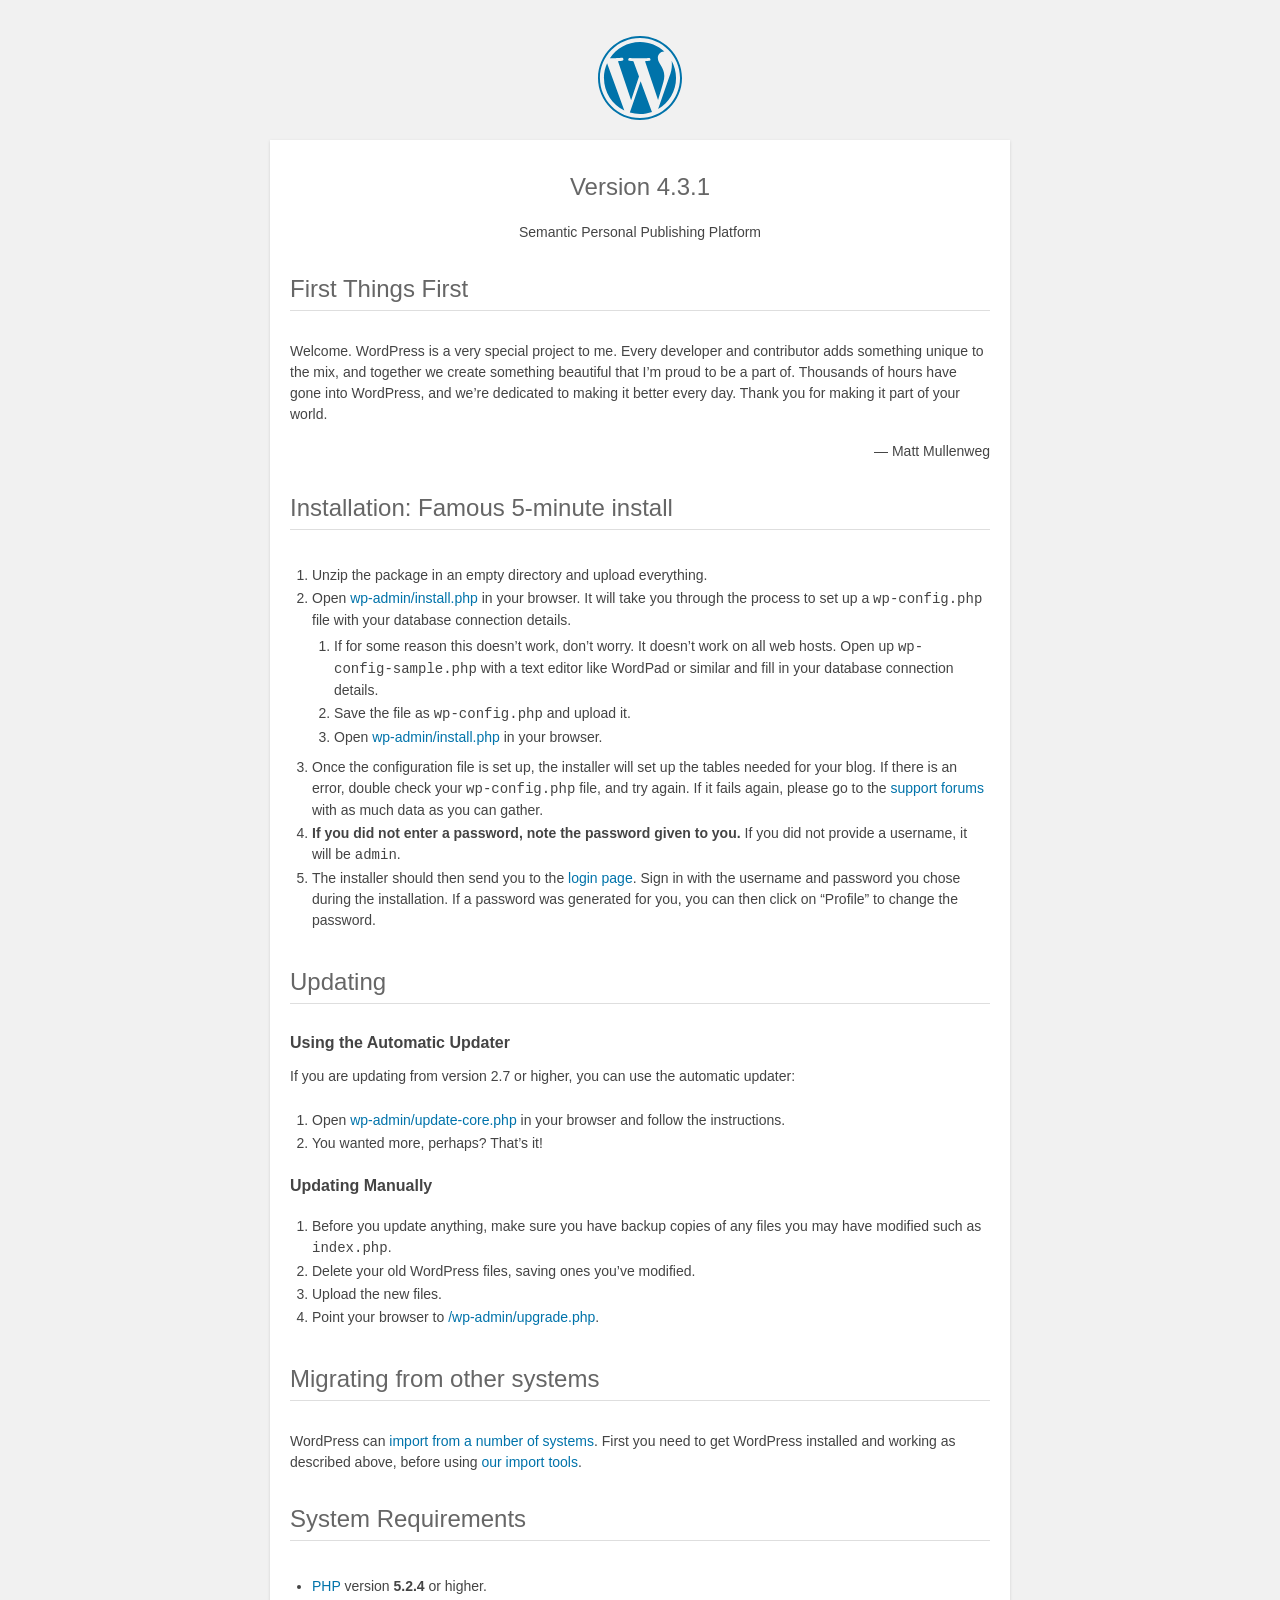
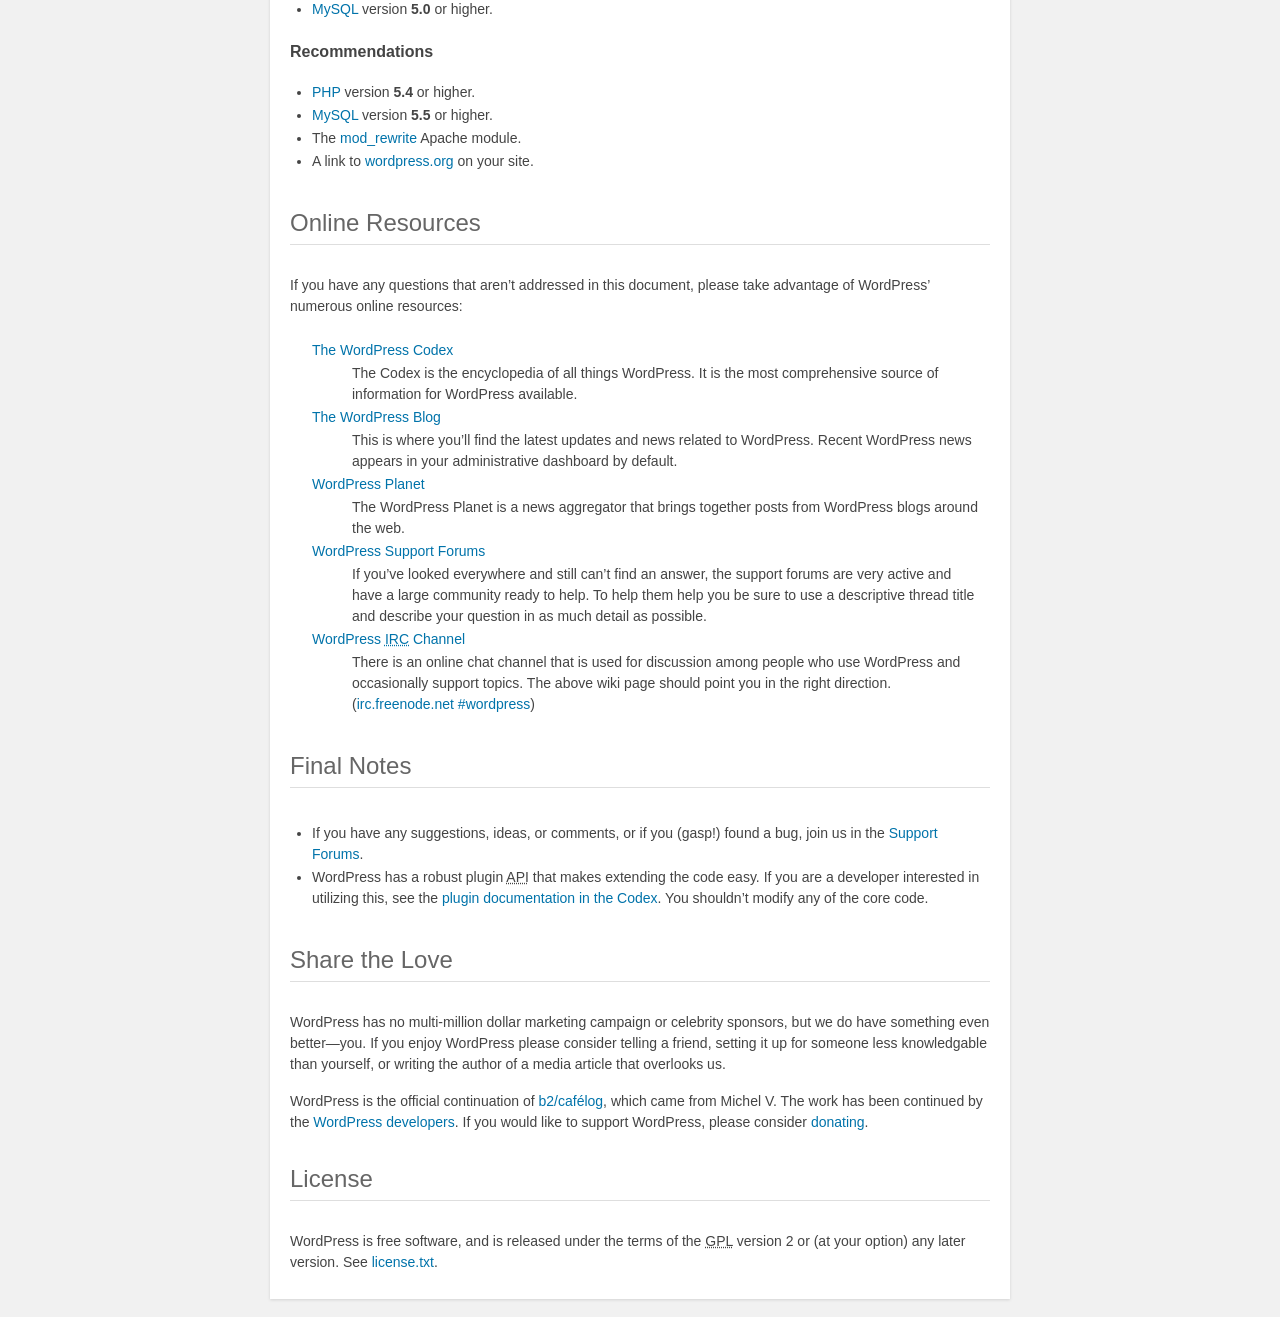
<file: blog/wp/readme.html>
<!DOCTYPE html>
<html>
<head>
	<meta name="viewport" content="width=device-width" />
	<meta http-equiv="Content-Type" content="text/html; charset=utf-8" />
	<title>WordPress &#8250; ReadMe</title>
	<link rel="stylesheet" href="wp-admin/css/install.css?ver=20100228" type="text/css" />
</head>
<body>
<h1 id="logo">
	<a href="https://wordpress.org/"><img alt="WordPress" src="wp-admin/images/wordpress-logo.png" /></a>
	<br /> Version 4.3.1
</h1>
<p style="text-align: center">Semantic Personal Publishing Platform</p>

<h1>First Things First</h1>
<p>Welcome. WordPress is a very special project to me. Every developer and contributor adds something unique to the mix, and together we create something beautiful that I&#8217;m proud to be a part of. Thousands of hours have gone into WordPress, and we&#8217;re dedicated to making it better every day. Thank you for making it part of your world.</p>
<p style="text-align: right">&#8212; Matt Mullenweg</p>

<h1>Installation: Famous 5-minute install</h1>
<ol>
	<li>Unzip the package in an empty directory and upload everything.</li>
	<li>Open <span class="file"><a href="wp-admin/install.php">wp-admin/install.php</a></span> in your browser. It will take you through the process to set up a <code>wp-config.php</code> file with your database connection details.
		<ol>
			<li>If for some reason this doesn&#8217;t work, don&#8217;t worry. It doesn&#8217;t work on all web hosts. Open up <code>wp-config-sample.php</code> with a text editor like WordPad or similar and fill in your database connection details.</li>
			<li>Save the file as <code>wp-config.php</code> and upload it.</li>
			<li>Open <span class="file"><a href="wp-admin/install.php">wp-admin/install.php</a></span> in your browser.</li>
		</ol>
	</li>
	<li>Once the configuration file is set up, the installer will set up the tables needed for your blog. If there is an error, double check your <code>wp-config.php</code> file, and try again. If it fails again, please go to the <a href="https://wordpress.org/support/" title="WordPress support">support forums</a> with as much data as you can gather.</li>
	<li><strong>If you did not enter a password, note the password given to you.</strong> If you did not provide a username, it will be <code>admin</code>.</li>
	<li>The installer should then send you to the <a href="wp-login.php">login page</a>. Sign in with the username and password you chose during the installation. If a password was generated for you, you can then click on &#8220;Profile&#8221; to change the password.</li>
</ol>

<h1>Updating</h1>
<h2>Using the Automatic Updater</h2>
<p>If you are updating from version 2.7 or higher, you can use the automatic updater:</p>
<ol>
	<li>Open <span class="file"><a href="wp-admin/update-core.php">wp-admin/update-core.php</a></span> in your browser and follow the instructions.</li>
	<li>You wanted more, perhaps? That&#8217;s it!</li>
</ol>

<h2>Updating Manually</h2>
<ol>
	<li>Before you update anything, make sure you have backup copies of any files you may have modified such as <code>index.php</code>.</li>
	<li>Delete your old WordPress files, saving ones you&#8217;ve modified.</li>
	<li>Upload the new files.</li>
	<li>Point your browser to <span class="file"><a href="wp-admin/upgrade.php">/wp-admin/upgrade.php</a>.</span></li>
</ol>

<h1>Migrating from other systems</h1>
<p>WordPress can <a href="https://codex.wordpress.org/Importing_Content">import from a number of systems</a>. First you need to get WordPress installed and working as described above, before using <a href="wp-admin/import.php" title="Import to WordPress">our import tools</a>.</p>

<h1>System Requirements</h1>
<ul>
	<li><a href="http://php.net/">PHP</a> version <strong>5.2.4</strong> or higher.</li>
	<li><a href="http://www.mysql.com/">MySQL</a> version <strong>5.0</strong> or higher.</li>
</ul>

<h2>Recommendations</h2>
<ul>
	<li><a href="http://php.net/">PHP</a> version <strong>5.4</strong> or higher.</li>
	<li><a href="http://www.mysql.com/">MySQL</a> version <strong>5.5</strong> or higher.</li>
	<li>The <a href="http://httpd.apache.org/docs/2.2/mod/mod_rewrite.html">mod_rewrite</a> Apache module.</li>
	<li>A link to <a href="https://wordpress.org/">wordpress.org</a> on your site.</li>
</ul>

<h1>Online Resources</h1>
<p>If you have any questions that aren&#8217;t addressed in this document, please take advantage of WordPress&#8217; numerous online resources:</p>
<dl>
	<dt><a href="https://codex.wordpress.org/">The WordPress Codex</a></dt>
		<dd>The Codex is the encyclopedia of all things WordPress. It is the most comprehensive source of information for WordPress available.</dd>
	<dt><a href="https://wordpress.org/news/">The WordPress Blog</a></dt>
		<dd>This is where you&#8217;ll find the latest updates and news related to WordPress. Recent WordPress news appears in your administrative dashboard by default.</dd>
	<dt><a href="https://planet.wordpress.org/">WordPress Planet</a></dt>
		<dd>The WordPress Planet is a news aggregator that brings together posts from WordPress blogs around the web.</dd>
	<dt><a href="https://wordpress.org/support/">WordPress Support Forums</a></dt>
		<dd>If you&#8217;ve looked everywhere and still can&#8217;t find an answer, the support forums are very active and have a large community ready to help. To help them help you be sure to use a descriptive thread title and describe your question in as much detail as possible.</dd>
	<dt><a href="https://codex.wordpress.org/IRC">WordPress <abbr title="Internet Relay Chat">IRC</abbr> Channel</a></dt>
		<dd>There is an online chat channel that is used for discussion among people who use WordPress and occasionally support topics. The above wiki page should point you in the right direction. (<a href="irc://irc.freenode.net/wordpress">irc.freenode.net #wordpress</a>)</dd>
</dl>

<h1>Final Notes</h1>
<ul>
	<li>If you have any suggestions, ideas, or comments, or if you (gasp!) found a bug, join us in the <a href="https://wordpress.org/support/">Support Forums</a>.</li>
	<li>WordPress has a robust plugin <abbr title="application programming interface">API</abbr> that makes extending the code easy. If you are a developer interested in utilizing this, see the <a href="https://codex.wordpress.org/Plugin_API" title="WordPress plugin API">plugin documentation in the Codex</a>. You shouldn&#8217;t modify any of the core code.</li>
</ul>

<h1>Share the Love</h1>
<p>WordPress has no multi-million dollar marketing campaign or celebrity sponsors, but we do have something even better&#8212;you. If you enjoy WordPress please consider telling a friend, setting it up for someone less knowledgable than yourself, or writing the author of a media article that overlooks us.</p>

<p>WordPress is the official continuation of <a href="http://cafelog.com/">b2/caf&#233;log</a>, which came from Michel V. The work has been continued by the <a href="https://wordpress.org/about/">WordPress developers</a>. If you would like to support WordPress, please consider <a href="https://wordpress.org/donate/" title="Donate to WordPress">donating</a>.</p>

<h1>License</h1>
<p>WordPress is free software, and is released under the terms of the <abbr title="GNU General Public License">GPL</abbr> version 2 or (at your option) any later version. See <a href="license.txt">license.txt</a>.</p>

</body>
</html>
</file>
<file: blog/wp/wp-admin/css/install.css>
html {
	background: #f1f1f1;
	margin: 0 20px;
}

body {
	background: #fff;
	color: #444;
	font-family: "Open Sans", sans-serif;
	margin: 140px auto 25px;
	padding: 20px 20px 10px 20px;
	max-width: 700px;
	-webkit-font-smoothing: subpixel-antialiased;
	-webkit-box-shadow: 0 1px 3px rgba(0,0,0,0.13);
	box-shadow: 0 1px 3px rgba(0,0,0,0.13);
}

a {
	color: #0073aa;
	text-decoration: none;
}

a:hover {
	color: #00a0d2;
}

h1 {
	border-bottom: 1px solid #dedede;
	clear: both;
	color: #666;
	font-size: 24px;
	margin: 30px 0;
	padding: 0;
	padding-bottom: 7px;
	font-weight: normal;
}

h2 {
	font-size: 16px;
}

p, li, dd, dt {
	padding-bottom: 2px;
	font-size: 14px;
	line-height: 1.5;
}

code, .code {
	font-family: Consolas, Monaco, monospace;
}

ul, ol, dl {
	padding: 5px 5px 5px 22px;
}

a img {
	border:0
}
abbr {
	border: 0;
	font-variant: normal;
}

label {
	cursor: pointer;
}

#logo {
	margin: 6px 0 14px 0;
	border-bottom: none;
	text-align:center
}
#logo a {
	background-image: url(../images/w-logo-blue.png?ver=20131202);
	background-image: none, url(../images/wordpress-logo.svg?ver=20131107);
	-webkit-background-size: 84px;
	background-size: 84px;
	background-position: center top;
	background-repeat: no-repeat;
	color: #999;
	height: 84px;
	font-size: 20px;
	font-weight: normal;
	line-height: 1.3em;
	margin: -130px auto 25px;
	padding: 0;
	text-decoration: none;
	width: 84px;
	text-indent: -9999px;
	outline: none;
	overflow: hidden;
	display: block;
}
.step {
	margin: 20px 0 15px;
}
.step, th {
	text-align: left;
	padding: 0;
}
.language-chooser.wp-core-ui .step .button.button-large {
	height: 36px;
	vertical-align: middle;
	font-size: 14px;
}
textarea {
	border: 1px solid #dfdfdf;
	font-family: "Open Sans", sans-serif;
	width: 100%;
	-webkit-box-sizing: border-box;
	-moz-box-sizing: border-box;
	box-sizing: border-box;
}

.form-table {
	border-collapse: collapse;
	margin-top: 1em;
	width: 100%;
}

.form-table td {
	margin-bottom: 9px;
	padding: 10px 20px 10px 0;
	font-size: 14px;
	vertical-align: top
}

.form-table th {
	font-size: 14px;
	text-align: left;
	padding: 10px 20px 10px 0;
	width: 140px;
	vertical-align: top;
}

.form-table code {
	line-height: 18px;
	font-size: 14px;
}

.form-table p {
	margin: 4px 0 0 0;
	font-size: 11px;
}

.form-table input {
	line-height: 20px;
	font-size: 15px;
	padding: 3px 5px;
	border: 1px solid #ddd;
	-webkit-box-shadow: inset 0 1px 2px rgba(0,0,0,0.07);
	box-shadow: inset 0 1px 2px rgba(0,0,0,0.07);
}

input,
submit {
	font-family: "Open Sans", sans-serif;
}

.form-table input[type=text],
.form-table input[type=email],
.form-table input[type=url],
.form-table input[type=password] {
	width: 206px;
}

.form-table th p {
	font-weight: normal;
}

.form-table.install-success td {
	vertical-align: middle;
	padding: 16px 20px 16px 0;
}

.form-table.install-success td p {
	margin: 0;
	font-size: 14px;
}

.form-table.install-success td code {
	margin: 0;
	font-size: 18px;
}

#error-page {
	margin-top: 50px;
}

#error-page p {
	font-size: 14px;
	line-height: 18px;
	margin: 25px 0 20px;
}

#error-page code, .code {
	font-family: Consolas, Monaco, monospace;
}

.wp-hide-pw > .dashicons {
	line-height: inherit;
}

#pass-strength-result {
	background-color: #eee;
	border: 1px solid #ddd;
	color: #23282d;
	margin: -2px 5px 5px 0px;
	padding: 3px 5px;
	text-align: center;
	width: 218px;
	-webkit-box-sizing: border-box;
	-moz-box-sizing: border-box;
	box-sizing: border-box;
	opacity: 0;
}

#pass-strength-result.short {
	background-color: #f1adad;
	border-color: #e35b5b;
	opacity: 1;
}

#pass-strength-result.bad {
	background-color: #fbc5a9;
	border-color: #f78b53;
	opacity: 1;
}

#pass-strength-result.good {
	background-color: #ffe399;
	border-color: #ffc733;
	opacity: 1;
}

#pass-strength-result.strong {
	background-color: #c1e1b9;
	border-color: #83c373;
	opacity: 1;
}

#pass1.short, #pass1-text.short {
	border-color: #e35b5b;
}

#pass1.bad, #pass1-text.bad {
	border-color: #f78b53;
}

#pass1.good, #pass1-text.good {
	border-color: #ffc733;
}

#pass1.strong, #pass1-text.strong {
	border-color: #83c373;
}

.pw-weak {
	display: none;
}

.message {
	border: 1px solid #c00;
	padding: 0.5em 0.7em;
	margin: 5px 0 15px;
	background-color: #ffebe8;
}

/* rtl:ignore */
#dbname,
#uname,
#pwd,
#dbhost,
#prefix,
#user_login,
#admin_email,
#pass1,
#pass2 {
	direction: ltr;
}

#pass1-text,
.show-password #pass1 {
	display: none;
}

.show-password #pass1-text
{
	display: inline-block;
}

.form-table span.description.important {
	font-size: 12px;
}


/* localization */
body.rtl,
.rtl textarea,
.rtl input,
.rtl submit {
	font-family: Tahoma, sans-serif;
}

:lang(he-il) body.rtl,
:lang(he-il) .rtl textarea,
:lang(he-il) .rtl input,
:lang(he-il) .rtl submit {
	font-family: Arial, sans-serif;
}

@media only screen and (max-width: 799px) {
	body {
		margin-top: 115px;
	}
	#logo a {
		margin: -125px auto 30px;
	}
}

@media screen and ( max-width: 782px ) {

	.form-table {
		margin-top: 0;
	}

	.form-table th,
	.form-table td {
		display: block;
		width: auto;
		vertical-align: middle;
	}

	.form-table th {
		padding: 20px 0 0;
	}

	.form-table td {
		padding: 5px 0;
		border: 0;
		margin: 0;
	}

	textarea,
	input {
		font-size: 16px;
	}

	.form-table td input[type="text"],
	.form-table td input[type="email"],
	.form-table td input[type="url"],
	.form-table td input[type="password"],
	.form-table td select,
	.form-table td textarea,
	.form-table span.description {
		width: 100%;
		font-size: 16px;
		line-height: 1.5;
		padding: 7px 10px;
		display: block;
		max-width: none;
		-webkit-box-sizing: border-box;
		-moz-box-sizing: border-box;
		box-sizing: border-box;
	}

}

body.language-chooser {
	max-width: 300px;
}

.language-chooser select {
	padding: 8px;
	width: 100%;
	display: block;
	border: 1px solid #ddd;
	background-color: #fff;
	color: #32373c;
	font-size: 16px;
	font-family: Arial, sans-serif;
	font-weight: normal;
}

.language-chooser p {
	text-align: right;
}

.screen-reader-input,
.screen-reader-text {
	position: absolute;
	margin: -1px;
	padding: 0;
	height: 1px;
	width: 1px;
	overflow: hidden;
	clip: rect(0 0 0 0);
	border: 0;
}

.spinner {
	background: url(../images/spinner.gif) no-repeat;
	-webkit-background-size: 20px 20px;
	background-size: 20px 20px;
	visibility: hidden;
	opacity: 0.7;
	filter: alpha(opacity=70);
	width: 20px;
	height: 20px;
	margin: 2px 5px 0;
}

.step .spinner {
	display: inline-block;
	margin-top: 8px;
	margin-right: 15px;
	vertical-align: top;
}

.button-secondary.hide-if-no-js,
.hide-if-no-js {
	display: none;
}

/**
 * HiDPI Displays
 */
@media print,
  (-webkit-min-device-pixel-ratio: 1.25),
  (min-resolution: 120dpi) {

	.spinner {
		background-image: url(../images/spinner-2x.gif);
	}

}
</file>
<file: css/basilsystems.css>
/*!
 * Start Bootstrap - Creative Bootstrap Theme (http://startbootstrap.com)
 * Code licensed under the Apache License v2.0.
 * For details, see http://www.apache.org/licenses/LICENSE-2.0.
 */

@font-face {
    font-family: 'gothic';
    src: local(☺), url('../fonts/gothic.ttf') format('truetype'), url('../fonts/gothic.woff') format('woff') ;
}
html,
body {
    width: 100%;
    height: 100%;
}



body {
    font-family: 'gothic','Helvetica Neue',Arial,sans-serif;
    background: url(../img/repeat_background.jpg) repeat 100% ;
    }
#home_section{


}
.black_line{
    max-width: 90%;
    border-color: #000000;
    border-width: 3px;
    margin-bottom: 40px;
    margin-top: 5%;
}

.text-black{
    color: #000000;
}

h1{
    font-size: medium;
}

hr {
    max-width: 55%;
    border-color: #FFFFFF;
    border-width: 2px;
}

hr.light {
    border-color: #fff;
}

.btn1 {
    /* border-radius: 25px; */
    display: inline-block;
margin-bottom:15px;
    padding: 14px 28px 13px 28px;
    line-height: 1;
    border: 2px solid #3CFF00;
    border-radius: 5px;
    font-size: 12px;
    color: #3CFF00;
}
a {
    color: #f05f40;
    -webkit-transition: all .35s;
    -moz-transition: all .35s;
    transition: all .35s;
}

a:hover,
a:focus {
    color: #eb3812;
}

h2 {
    margin-bottom: 20px;
    font-weight: normal;
    color: #FFFFFF;
    text-align: center;
}

.bg-primary {
    background-color: #f05f40;
}

.bg-dark {
    color: #fff;
    background-color: #222;
}

.text-faded {
    color: rgba(255,255,255,.7);
}

aside {
    padding: 50px 0;
}

.no-padding {
    padding: 0;
}

.navbar-default {
    border-color: rgba(34,34,34,.05);
    font-family: 'Open Sans','Helvetica Neue',Arial,sans-serif;
    background-color: #fff;
    -webkit-transition: all .35s;
    -moz-transition: all .35s;
    transition: all .35s;
}

.navbar-default .navbar-.navbar-brand {
    text-transform: uppercase;
    font-family: 'Open Sans','Helvetica Neue',Arial,sans-serif;
    font-weight: 700;
    color: #f05f40;
}

.navbar-default .navbar-.navbar-brand:hover,
.navbar-default .navbar-.navbar-brand:focus {
    color: #eb3812;
}

.navbar-default .nav > li>a,
.navbar-default .nav>li>a:focus {
    text-transform: uppercase;
    font-size: 13px;
    font-weight: 700;
    color: #222;
}

.navbar-default .nav > li>a:hover,
.navbar-default .nav>li>a:focus:hover {
    color: #f05f40;
}

.navbar-default .nav > li.active>a,
.navbar-default .nav>li.active>a:focus {
    color: #f05f40!important;
    background-color: transparent;
}

.navbar-default .nav > li.active>a:hover,
.navbar-default .nav>li.active>a:focus:hover {
    background-color: transparent;
}

.header-content {
    position: absolute;
    width: 98%;
    top: 9%;
    text-align: center;
}



.header-content .header-content-inner{
    /*margin: 30px auto;*/
    margin-bottom: 50px;

}
.header-content .header-content-inner h1 {
    margin-top: 0;
    color: #FFFFFF;
    margin-bottom: 0;
    font-weight: normal;
    /*font-size: 55px;*/
}

.header-content .header-content-inner hr {
    /*margin: 30px auto;*/
}

.header-content .header-content-inner p {
    margin-bottom: 50px;
    font-size: 16px;
    font-weight: 300;
    color: rgba(255,255,255,.7);
   margin-top: -6px;
}

.slidx-menu {
    background: #31373d;
    color: #95a7b7;
    top: 0;
}
#slidx-shadow {
    background: transparent!important
}
#slidx-button {
    background-color: transparent;
    border-radius: 3px;
    margin: 20px 20px 0px 0px;
}
.slidx-menu li a {
    background: #31373d none repeat scroll 0 0;
    border-bottom: 1px solid #3d454c;
    color: #808080;
    display: block;
    font: 13px ;
    padding: 10px 15px 10px 5px;
    text-decoration: none;
}
.slidx-menu li a:hover {
    color: #fff;
}
.list-unstyled {
    padding-left: 16px
}

/*  Testimonials  */
.testimonials{
    height: auto;
    

}

.testimonials h2{
    color: #000000;
    font-weight: bold;
}

.testimonials ul.testi_boxs{
    list-style: none;
    overflow: hidden;
    margin-top: 80px;
}

.testimonials ul.testi_boxs li{
    float: left;
    display: block;
    width: 194px;
    height: auto;
    margin-left: 90px;
}

.testimonials ul.testi_boxs img.avatar{
  cursor:pointer;
  border-radius: 100px;
    -webkit-border-radius: 100px;
    -moz-border-radius: 100px;
    -o-border-radius: 100px;
    margin-bottom: 20px;
    height: 200px;
}



/*.testimonials ul.testi_boxs p{*/
    /*color: #000000;*/
    /*font-size: 20px;*/
    /*line-height: 22px;*/
    /*margin-top: 20px;*/
/*}*/

.clover_image:hover {
    content: url(../img/CB%20logo%20color.png);
}
.clover_image{
    transistion:1s;
}
.paper_image:hover{
    content: url(../img/PS%20logo%20color.png);
}

.bio-block{
    padding: 10px 20px 20px;
    background-color: #DBE3E5;
    box-sizing: border-box;
    text-rendering: optimizelegibility;
    color: #8a9298;
    font-style: normal;
    font-variant: normal;
    font-weight: normal;
    font-size: inherit;
    line-height: 1.2;
}

.bio-block p{
    font-size: 14px;
}

#footer {
    background: #f2f2f2 none repeat scroll 0 0;
    color: #fff;
    display: inline-block;
    padding: 30px 0 0 0;
    width: 102%;
    text-align: center;
    color: #000;
}
.contact > p {
    color: #000;
}
.contact > h3 {
    margin-bottom: 0;
    font-size: 16px;
}
.contact a {
    font-size: 14px;
    text-decoration: underline;
}
.f-container {
    margin: 0 auto;
    width: 80%;
}

#footer ul {
    padding: 0;
    list-style: none;
    margin-top: 10px;
}

#footer p{
    font-size: 14px;
    color:#898989;
}
#footer ul li {
    float: left;
    margin-right: 20px;
}
.contact {
    float: left;
    margin-right: 35px;
    width: 30%;
}


#location h2{
    color:#000000;

}

#location div{
    position:absolute;
    top: 0%;
    width: 100%;
}
.icon {
    float: right;
    width: 30%;
}
.icon a {
    display: inline-block;
}
.icon p {
    color: #898989;
    margin-top: 10px;
}
.icon input {
    border: 1px solid;
    border-radius: 5px;
    height: 30px;
    margin-top: 20px;
    text-align: center;
    width: 100%;
}
.copyright {
    display: inline-block;
    margin-top: 20px;
    text-align: center;
    width: 100%;
    color: #898989;
}

.logo {
    float: left;
    margin: 20px;
    position: absolute;
    width: 100px;
    z-index: 999999;
}
.logo > a {
    background: rgba(0, 0, 0, 0) url("../img/logo_without_text.png")!important;
    background-repeat: no-repeat!important;
    background-position: 0 0!important;
    background-size: 59% auto;
    display: inline-block;
    height: 90px;
    width: 100%;
    background-size: 59% auto!important;
}
/*.logo > a:hover {
    background: rgba(0, 0, 0, 0) url("../images/my2.png")!important;
    background-repeat: no-repeat!important;
    background-position: 0 0!important;
    background-size: 59% auto!important;
}*/
.logo img {
    width: 43%;
}


@media(min-width:768px) {
    .navbar-default {
        border-color: rgba(255,255,255,.3);
        background-color: transparent;
    }

    .navbar-default .navbar-.navbar-brand {
        color: rgba(255,255,255,.7);
    }

    .navbar-default .navbar-.navbar-brand:hover,
    .navbar-default .navbar-.navbar-brand:focus {
        color: #fff;
    }

    .navbar-default .nav > li>a,
    .navbar-default .nav>li>a:focus {
        color: rgba(255,255,255,.7);
    }

    .navbar-default .nav > li>a:hover,
    .navbar-default .nav>li>a:focus:hover {
        color: #fff;
    }

    .navbar-default.affix {
        border-color: rgba(34,34,34,.05);
        background-color: #fff;
    }

    .navbar-default.affix .navbar-.navbar-brand {
        font-size: 14px;
        color: #f05f40;
    }

    .navbar-default.affix .navbar-.navbar-brand:hover,
    .navbar-default.affix .navbar-.navbar-brand:focus {
        color: #eb3812;
    }

    .navbar-default.affix .nav > li>a,
    .navbar-default.affix .nav>li>a:focus {
        color: #222;
    }

    .navbar-default.affix .nav > li>a:hover,
    .navbar-default.affix .nav>li>a:focus:hover {
        color: #f05f40;
    }
}

/*{*/
    /*position: relative;*/
    /*width: 100%;*/
    /*top: 50px;*/
    /*min-height: auto;*/
    /*text-align: center;*/
    /*color: #fff;*/
    /*margin: auto;*/
    /*/!*background-image: url(../img/header.jpg);*!/*/
    /*background-position: center;*/
    /*-webkit-background-size: cover;*/
    /*-moz-background-size: cover;*/
    /*background-size: cover;*/
    /*-o-background-size: cover;*/
/*}*/



.header-content .header-content-inner hr {
    /*margin: 30px auto;*/
}

.header-content .header-content-inner p {
    margin-bottom: 50px;
    font-size: 16px;
    font-weight: 300;
    color: rgba(255,255,255,.7);
}

@media(min-width:768px) {
    {
        min-height: 100%;
    }

     .header-content .header-content-inner {
        /*margin-right: auto;*/
        /*margin-left: auto;*/
        /*max-width: 1000px;*/
         margin-bottom: 40px;
    }

    /*.header-content .header-content-inner p {*/
        /*/!*margin-right: auto;*!/*/
        /*/!*margin-left: auto;*!/*/
        /*font-size: 18px;*/
    /*}*/
}

.section-heading {
    margin-top: 0;
}

.service-box {
    margin: 50px auto 0;
    max-width: 400px;
}

@media(min-width:992px) {
    .service-box {
        margin: 20px auto 0;
    }
}

.service-box p {
    margin-bottom: 0;
}

.portfolio-box {
    display: block;
    position: relative;
    margin: 0 auto;
    max-width: 650px;
}

.portfolio-box .portfolio-box-caption {
    display: block;
    position: absolute;
    bottom: 0;
    width: 100%;
    height: 100%;
    text-align: center;
    color: #fff;
    opacity: 0;
    background: rgba(240,95,64,.9);
    -webkit-transition: all .35s;
    -moz-transition: all .35s;
    transition: all .35s;
}

.portfolio-box .portfolio-box-caption .portfolio-box-caption-content {
    position: absolute;
    top: 50%;
    width: 100%;
    text-align: center;
    transform: translateY(-50%);
}

.portfolio-box .portfolio-box-caption .portfolio-box-caption-content .project-category,
.portfolio-box .portfolio-box-caption .portfolio-box-caption-content .project-name {
    padding: 0 15px;
    /*font-family: 'Open Sans','Helvetica Neue',Arial,sans-serif;*/
}

.portfolio-box .portfolio-box-caption .portfolio-box-caption-content .project-category {
    text-transform: uppercase;
    font-size: 14px;
    font-weight: 600;
}

.portfolio-box .portfolio-box-caption .portfolio-box-caption-content .project-name {
    font-size: 18px;
}

.portfolio-box:hover .portfolio-box-caption {
    opacity: 1;
}

@media(min-width:768px) {
    .portfolio-box .portfolio-box-caption .portfolio-box-caption-content .project-category {
        font-size: 16px;
    }

    .portfolio-box .portfolio-box-caption .portfolio-box-caption-content .project-name {
        font-size: 22px;
    }
}

.call-to-action h2 {
    margin: 0 auto 20px;
}

.text-primary {
    color: #f05f40;
}

.no-gutter > [class*=col-] {
    padding-right: 0;
    padding-left: 0;
}

.btn-default {
    border-color: #fff;
    color: #222;
    background-color: #fff;
    -webkit-transition: all .35s;
    -moz-transition: all .35s;
    transition: all .35s;
}

.btn-default:hover,
.btn-default:focus,
.btn-default.focus,
.btn-default:active,
.btn-default.active,
.open > .dropdown-toggle.btn-default {
    border-color: #ededed;
    color: #222;
    background-color: #f2f2f2;
}

.btn-default:active,
.btn-default.active,
.open > .dropdown-toggle.btn-default {
    background-image: none;
}

.btn-default.disabled,
.btn-default[disabled],
fieldset[disabled] .btn-default,
.btn-default.disabled:hover,
.btn-default[disabled]:hover,
fieldset[disabled] .btn-default:hover,
.btn-default.disabled:focus,
.btn-default[disabled]:focus,
fieldset[disabled] .btn-default:focus,
.btn-default.disabled.focus,
.btn-default[disabled].focus,
fieldset[disabled] .btn-default.focus,
.btn-default.disabled:active,
.btn-default[disabled]:active,
fieldset[disabled] .btn-default:active,
.btn-default.disabled.active,
.btn-default[disabled].active,
fieldset[disabled] .btn-default.active {
    border-color: #fff;
    background-color: #fff;
}

.btn-default .badge {
    color: #fff;
    background-color: #222;
}

.btn-primary {
    border-color: #f05f40;
    color: #fff;
    background-color: #f05f40;
    -webkit-transition: all .35s;
    -moz-transition: all .35s;
    transition: all .35s;
}

.btn-primary:hover,
.btn-primary:focus,
.btn-primary.focus,
.btn-primary:active,
.btn-primary.active,
.open > .dropdown-toggle.btn-primary {
    border-color: #ed431f;
    color: #fff;
    background-color: #ee4b28;
}

.btn-primary:active,
.btn-primary.active,
.open > .dropdown-toggle.btn-primary {
    background-image: none;
}

.btn-primary.disabled,
.btn-primary[disabled],
fieldset[disabled] .btn-primary,
.btn-primary.disabled:hover,
.btn-primary[disabled]:hover,
fieldset[disabled] .btn-primary:hover,
.btn-primary.disabled:focus,
.btn-primary[disabled]:focus,
fieldset[disabled] .btn-primary:focus,
.btn-primary.disabled.focus,
.btn-primary[disabled].focus,
fieldset[disabled] .btn-primary.focus,
.btn-primary.disabled:active,
.btn-primary[disabled]:active,
fieldset[disabled] .btn-primary:active,
.btn-primary.disabled.active,
.btn-primary[disabled].active,
fieldset[disabled] .btn-primary.active {
    border-color: #f05f40;
    background-color: #f05f40;
}

.btn-primary .badge {
    color: #f05f40;
    background-color: #fff;
}

.btn {
    border: 0;
    border-radius: 300px;
    text-transform: uppercase;
    font-family: 'Open Sans','Helvetica Neue',Arial,sans-serif;
    font-weight: 700;
}

.btn-xl {
    padding: 15px 30px;
}

::-moz-selection {
    text-shadow: none;
    color: #fff;
    background: #222;
}

::selection {
    text-shadow: none;
    color: #fff;
    background: #222;
}

img::selection {
    color: #fff;
    background: 0 0;
}

img::-moz-selection {
    color: #fff;
    background: 0 0;
}

body {
    webkit-tap-highlight-color: #222;
}

.home_tag2{
width: 63%;
    margin: 0 auto;
}
.mentor_tag{
margin-top: -12px;
}
</file>
